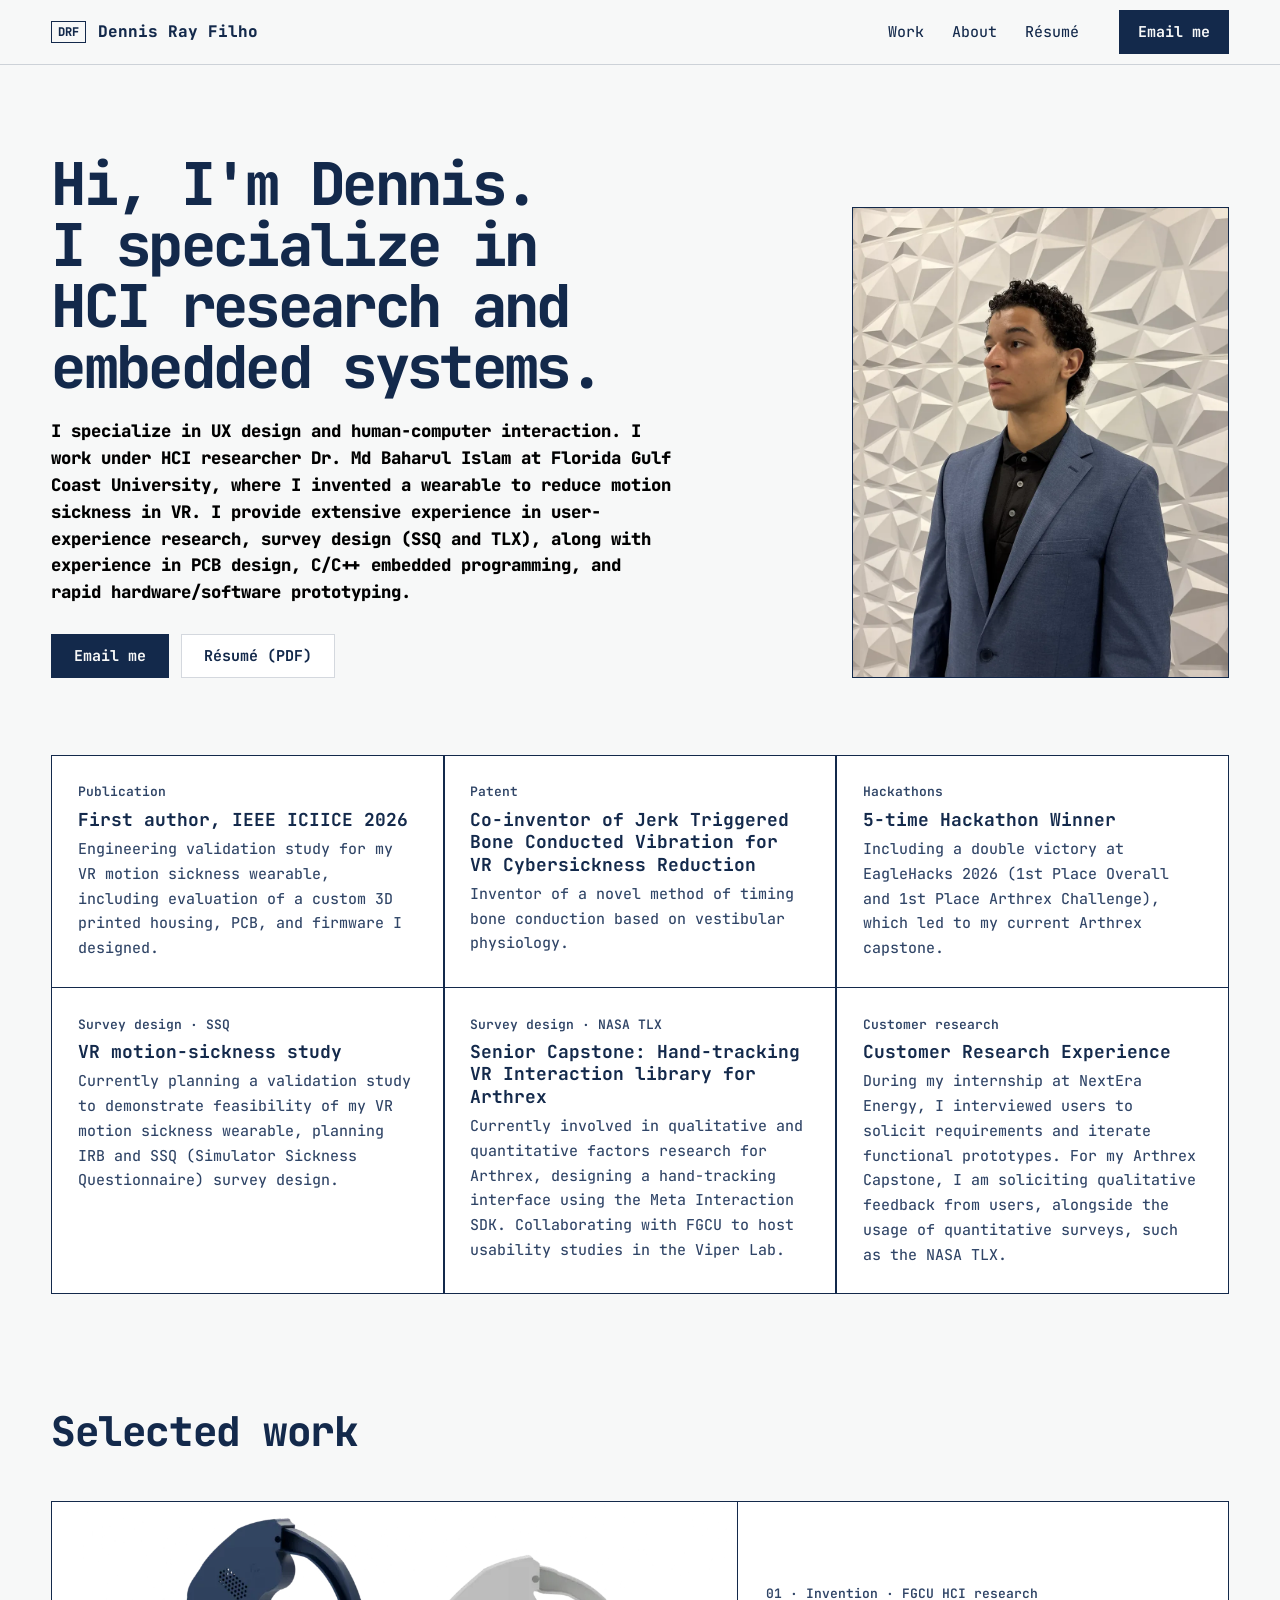
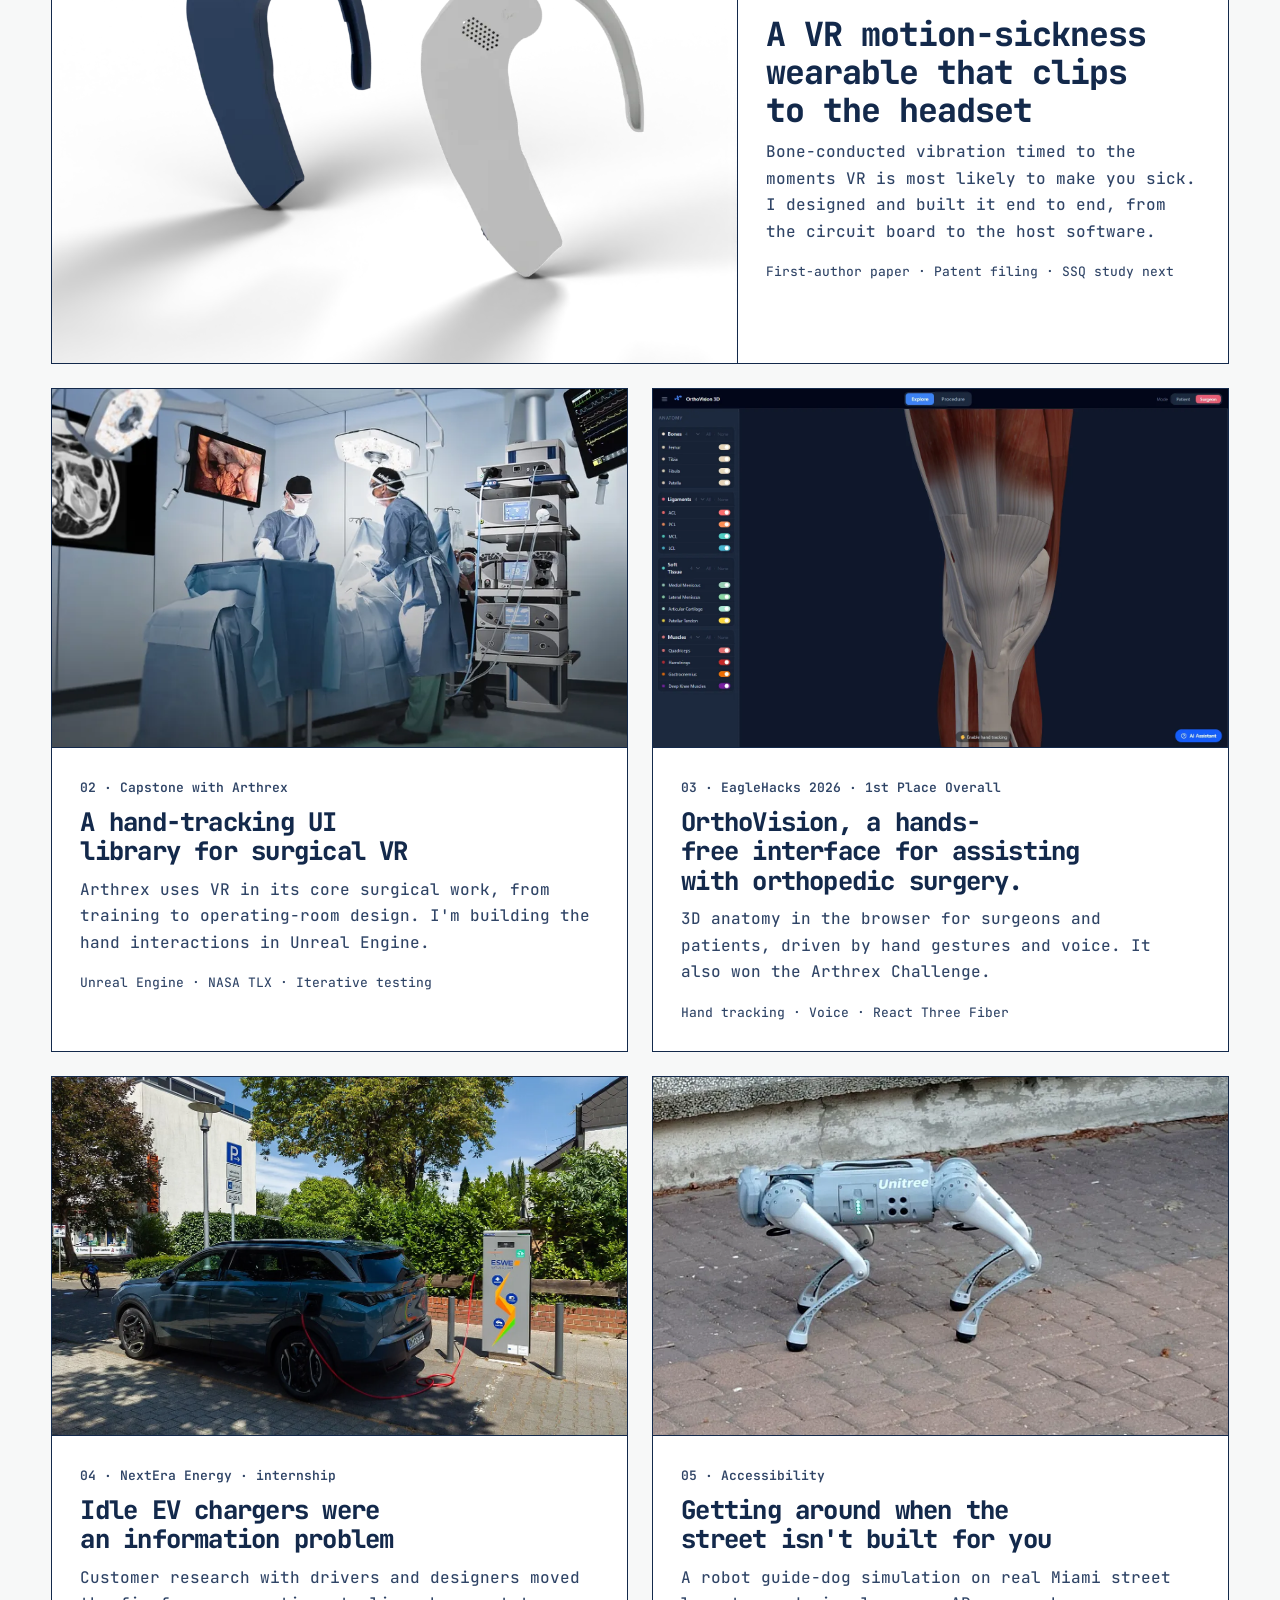
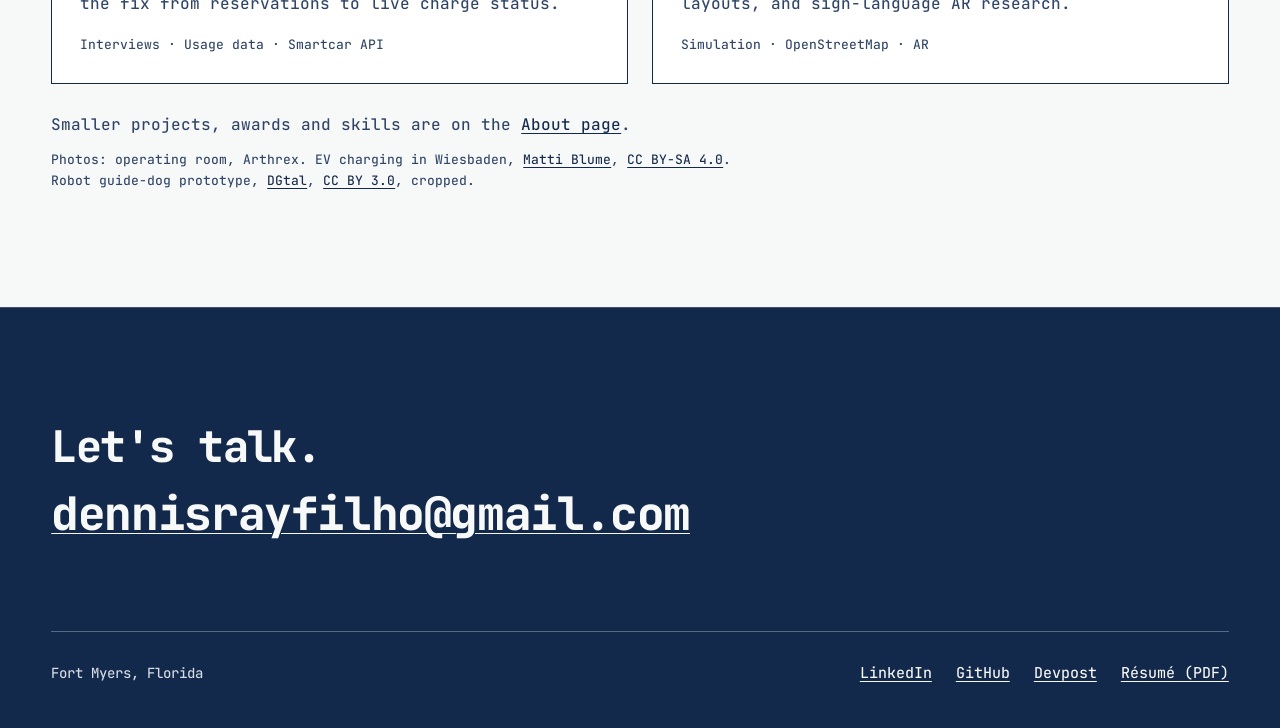
<file: index.html>
<!doctype html>
<html lang="en">
<head>
<meta charset="utf-8">
<meta name="viewport" content="width=device-width, initial-scale=1, viewport-fit=cover">
<title>Dennis Ray Filho · UX design and HCI</title>
<meta name="description" content="Dennis Ray Filho specializes in UX design and human-computer interaction: a patent-pending VR motion-sickness wearable, a hand-tracking UI library for Arthrex, and the research behind them.">
<meta property="og:title" content="Dennis Ray Filho · Portfolio">
<meta property="og:description" content="UX design and human-computer interaction: a patent-pending VR motion-sickness wearable, a hand-tracking UI library for Arthrex, and the research behind them.">
<meta property="og:image" content="https://dennisr7.github.io/assets/img/og.jpg">
<meta name="theme-color" content="#f7f8f8">
<link rel="icon" href="assets/img/favicon.svg" type="image/svg+xml">
<link rel="preconnect" href="https://fonts.googleapis.com">
<link rel="preconnect" href="https://fonts.gstatic.com" crossorigin>
<link href="https://fonts.googleapis.com/css2?family=JetBrains+Mono:wght@400..800&display=swap" rel="stylesheet">
<link rel="stylesheet" href="assets/site.css">
</head>
<body>
<a class="skip" href="#main">Skip to content</a>

<header class="nav">
  <div class="wrap nav__bar">
    <a class="nav__name" href="index.html" aria-current="page"><span class="mark" aria-hidden="true">DRF</span><span>Dennis Ray Filho</span></a>
    <nav aria-label="Main">
      <ul class="nav__links">
        <li><a href="#work">Work</a></li>
        <li><a href="about.html">About</a></li>
        <li class="opt"><a href="assets/Dennis_Ray_Filho_Resume.pdf">Résumé</a></li>
      </ul>
    </nav>
    <a class="btn btn--primary nav__cta" href="mailto:dennisrayfilho@gmail.com">Email me</a>
  </div>
</header>

<main id="main">

  <!-- who I am, in one screen -->
  <section class="intro" aria-labelledby="intro-h">
    <div class="wrap grid intro__grid">
      <div class="span-7 stack intro__text">
        <h1 id="intro-h">Hi, I'm Dennis. I specialize in HCI research and embedded systems.</h1>
        <p class="lead" style="font-weight: 800; color: #000000">I specialize in UX design and human-computer interaction. I work under HCI researcher Dr. Md Baharul Islam at Florida Gulf Coast University, where I invented a wearable to reduce motion sickness in VR. I provide extensive experience in user-experience research, survey design (SSQ and TLX), along with experience in PCB design, C/C++ embedded programming, and rapid hardware/software prototyping.</p>
        <div class="btn-row"><a class="btn btn--primary" href="mailto:dennisrayfilho@gmail.com">Email me</a><a class="btn btn--secondary" href="assets/Dennis_Ray_Filho_Resume.pdf">Résumé (PDF)</a></div>
      </div>
      <figure class="span-4 start-9 portrait">
        <img src="assets/img/img_3528.webp" alt="Dennis Ray Filho in a blue blazer and black shirt, looking to the side, against a white geometric wall" width="960" height="1280" fetchpriority="high">
      </figure>
    </div>
    <div class="wrap">
      <ul class="facts" aria-label="Highlights">
        <li><span class="t-label">Publication</span><b>First author, IEEE ICIICE 2026</b><span>Engineering validation study for my VR motion sickness wearable, including evaluation of a custom 3D printed housing, PCB, and firmware I designed.</span></li>
        <li><span class="t-label">Patent</span><b>Co-inventor of Jerk Triggered Bone Conducted Vibration for VR Cybersickness Reduction</b><span>Inventor of a novel method of timing bone conduction based on vestibular physiology.</span></li>
        <li><span class="t-label">Hackathons</span><b>5-time Hackathon Winner</b><span>Including a double victory at EagleHacks 2026 (1st Place Overall and 1st Place Arthrex Challenge), which led to my current Arthrex capstone.</span></li>
        <li><span class="t-label">Survey design · SSQ</span><b>VR motion-sickness study</b><span>Currently planning a validation study to demonstrate feasibility of my VR motion sickness wearable, planning IRB and SSQ (Simulator Sickness Questionnaire) survey design.</span></li>
        <li><span class="t-label">Survey design · NASA TLX</span><b>Senior Capstone: Hand-tracking VR Interaction library for Arthrex</b><span>Currently involved in qualitative and quantitative factors research for Arthrex, designing a hand-tracking interface using the Meta Interaction SDK. Collaborating with FGCU to host usability studies in the Viper Lab.</span></li>
        <li><span class="t-label">Customer research</span><b>Customer Research Experience</b><span>During my internship at NextEra Energy, I interviewed users to solicit requirements and iterate functional prototypes. For my Arthrex Capstone, I am soliciting qualitative feedback from users, alongside the usage of quantitative surveys, such as the NASA TLX.</span></li>
      </ul>
    </div>
  </section>

  <!-- the work: one card per project, each opens its own page -->
  <section class="section" id="work" aria-labelledby="work-h">
    <div class="wrap">
      <div class="section-head">
        <h2 id="work-h">Selected work</h2>
      </div>
      <div class="cards">
        <a class="card card--lead" href="work/cybersickness.html">
          <div class="card__media card__media--paper"><img src="assets/img/hook_pair_white-navy.webp" alt="" width="1080" height="1350" loading="lazy"></div>
          <div class="card__body">
            <span class="t-label">01 · Invention · FGCU HCI research</span>
            <h3>A VR motion-sickness wearable that clips to the headset</h3>
            <p>Bone-conducted vibration timed to the moments VR is most likely to make you sick. I designed and built it end to end, from the circuit board to the host software.</p>
            <span class="card__meta">First-author paper · Patent filing · SSQ study next</span>
          </div>
        </a>
        <a class="card" href="work/arthrex.html">
          <div class="card__media card__media--or"><img src="assets/img/arthrex_or.webp" alt="" width="1600" height="526" loading="lazy"></div>
          <div class="card__body">
            <span class="t-label">02 · Capstone with Arthrex</span>
            <h3>A hand-tracking UI library for surgical VR</h3>
            <p>Arthrex uses VR in its core surgical work, from training to operating-room design. I'm building the hand interactions in Unreal Engine.</p>
            <span class="card__meta">Unreal Engine · NASA TLX · Iterative testing</span>
          </div>
        </a>
        <a class="card" href="work/orthovision.html">
          <div class="card__media"><img src="assets/img/orthovision.webp" alt="" width="1600" height="1000" loading="lazy"></div>
          <div class="card__body">
            <span class="t-label">03 · EagleHacks 2026 · 1st Place Overall</span>
            <h3>OrthoVision, a hands-free interface for assisting with orthopedic surgery.</h3>
            <p>3D anatomy in the browser for surgeons and patients, driven by hand gestures and voice. It also won the Arthrex Challenge.</p>
            <span class="card__meta">Hand tracking · Voice · React Three Fiber</span>
          </div>
        </a>
        <a class="card" href="work/nextera.html">
          <div class="card__media"><img src="assets/img/ev_charging.webp" alt="" width="1280" height="959" loading="lazy"></div>
          <div class="card__body">
            <span class="t-label">04 · NextEra Energy · internship</span>
            <h3>Idle EV chargers were an information problem</h3>
            <p>Customer research with drivers and designers moved the fix from reservations to live charge status.</p>
            <span class="card__meta">Interviews · Usage data · Smartcar API</span>
          </div>
        </a>
        <a class="card" href="work/accessibility.html">
          <div class="card__media"><img src="assets/img/robot_guide_dog_card.webp" alt="" width="946" height="591" loading="lazy"></div>
          <div class="card__body">
            <span class="t-label">05 · Accessibility</span>
            <h3>Getting around when the street isn't built for you</h3>
            <p>A robot guide-dog simulation on real Miami street layouts, and sign-language AR research.</p>
            <span class="card__meta">Simulation · OpenStreetMap · AR</span>
          </div>
        </a>
      </div>
      <p class="after-cards">Smaller projects, awards and skills are on the <a href="about.html">About page</a>.</p>
      <p class="credits">Photos: operating room, Arthrex. EV charging in Wiesbaden, <a href="https://commons.wikimedia.org/wiki/File:Vehicle_charging_station,_Wiesbaden_(LRM_20250705_151148).jpg">Matti Blume</a>, <a href="https://creativecommons.org/licenses/by-sa/4.0/">CC BY-SA 4.0</a>. Robot guide-dog prototype, <a href="https://commons.wikimedia.org/wiki/File:Robotic_Guide_Dog_prototype.jpg">DGtal</a>, <a href="https://creativecommons.org/licenses/by/3.0/">CC BY 3.0</a>, cropped.</p>
    </div>
  </section>
</main>

<footer class="foot" id="contact" aria-labelledby="contact-h">
  <div class="wrap">
    <h2 id="contact-h" class="foot__h">Let's talk.</h2>
    <a class="foot__mail" href="mailto:dennisrayfilho@gmail.com">dennisrayfilho@gmail.com</a>
    <div class="foot__row">
      <p>Fort Myers, Florida</p>
      <ul>
        <li><a href="https://www.linkedin.com/in/dennis-ray-filho-09258727b">LinkedIn</a></li>
        <li><a href="https://github.com/dennisr7">GitHub</a></li>
        <li><a href="https://devpost.com/dennisr7">Devpost</a></li>
        <li><a href="assets/Dennis_Ray_Filho_Resume.pdf">Résumé (PDF)</a></li>
      </ul>
    </div>
  </div>
</footer>
</body>
</html>
</file>
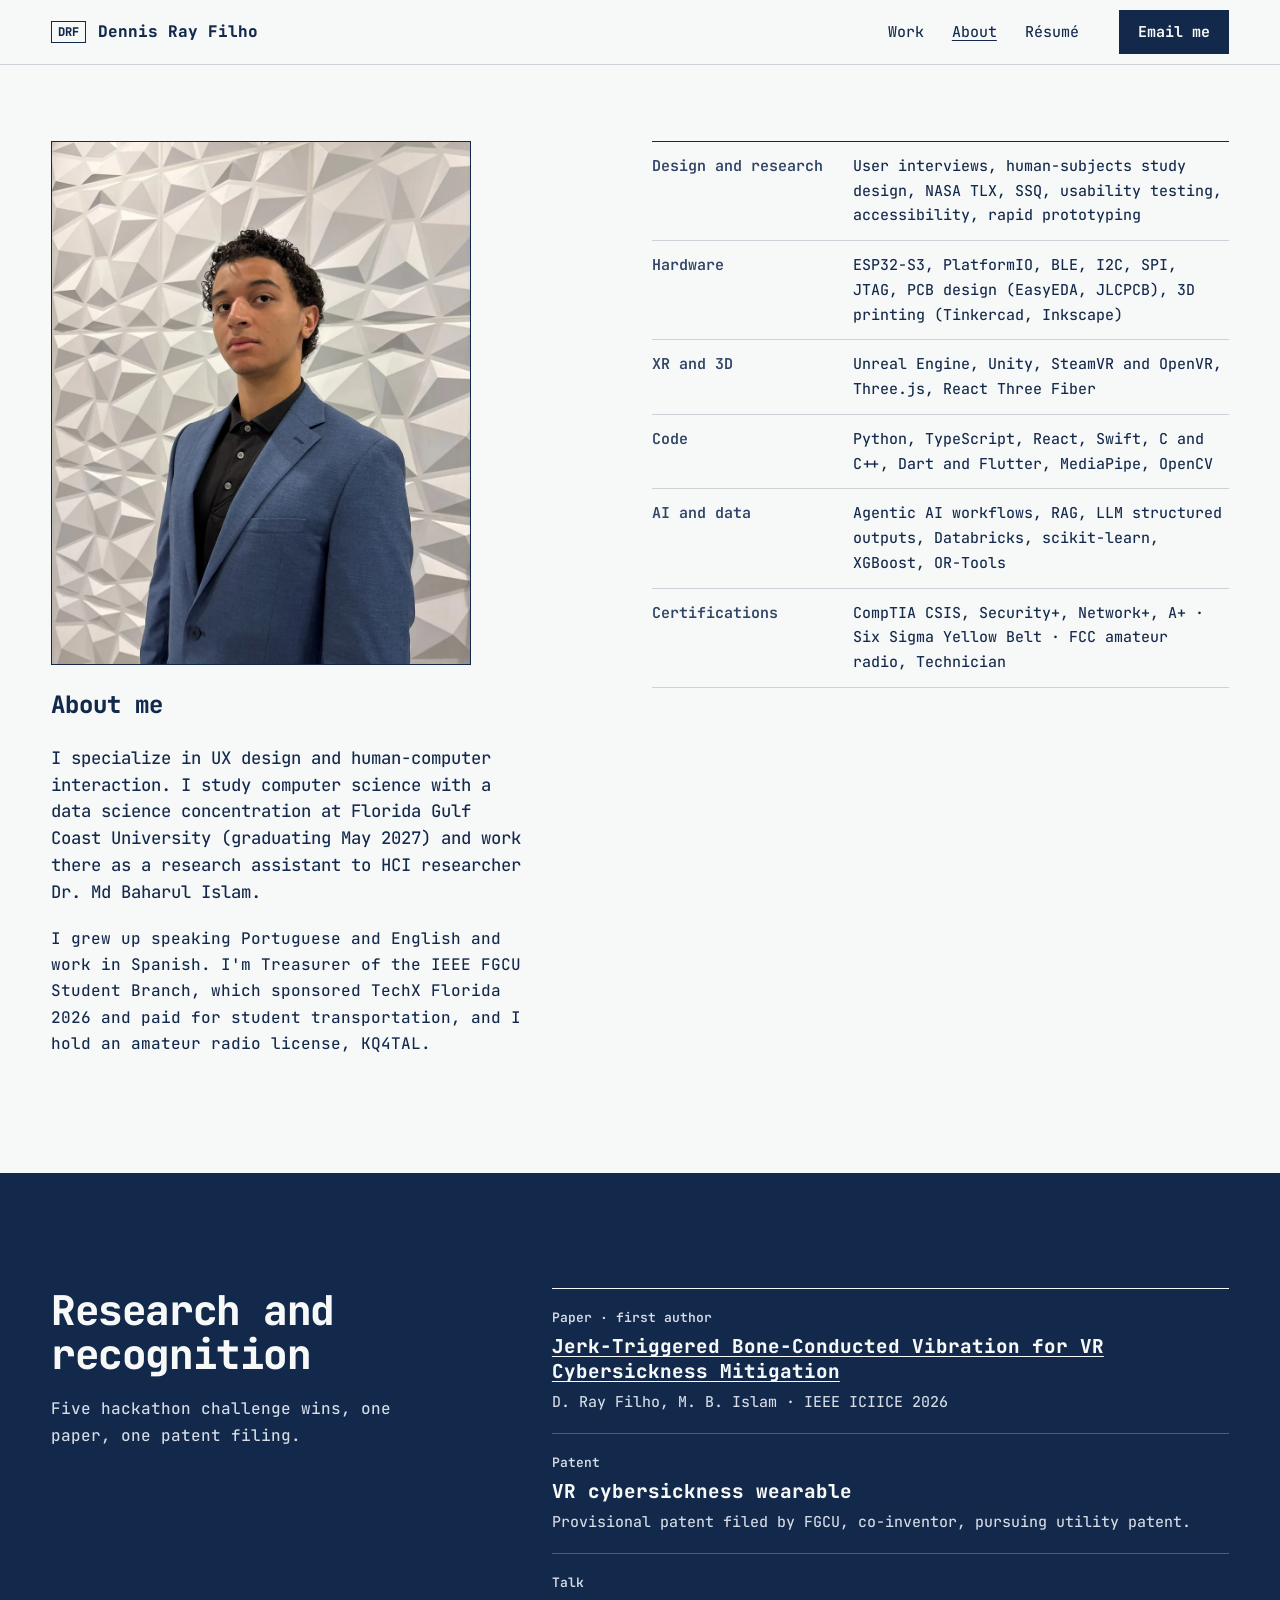
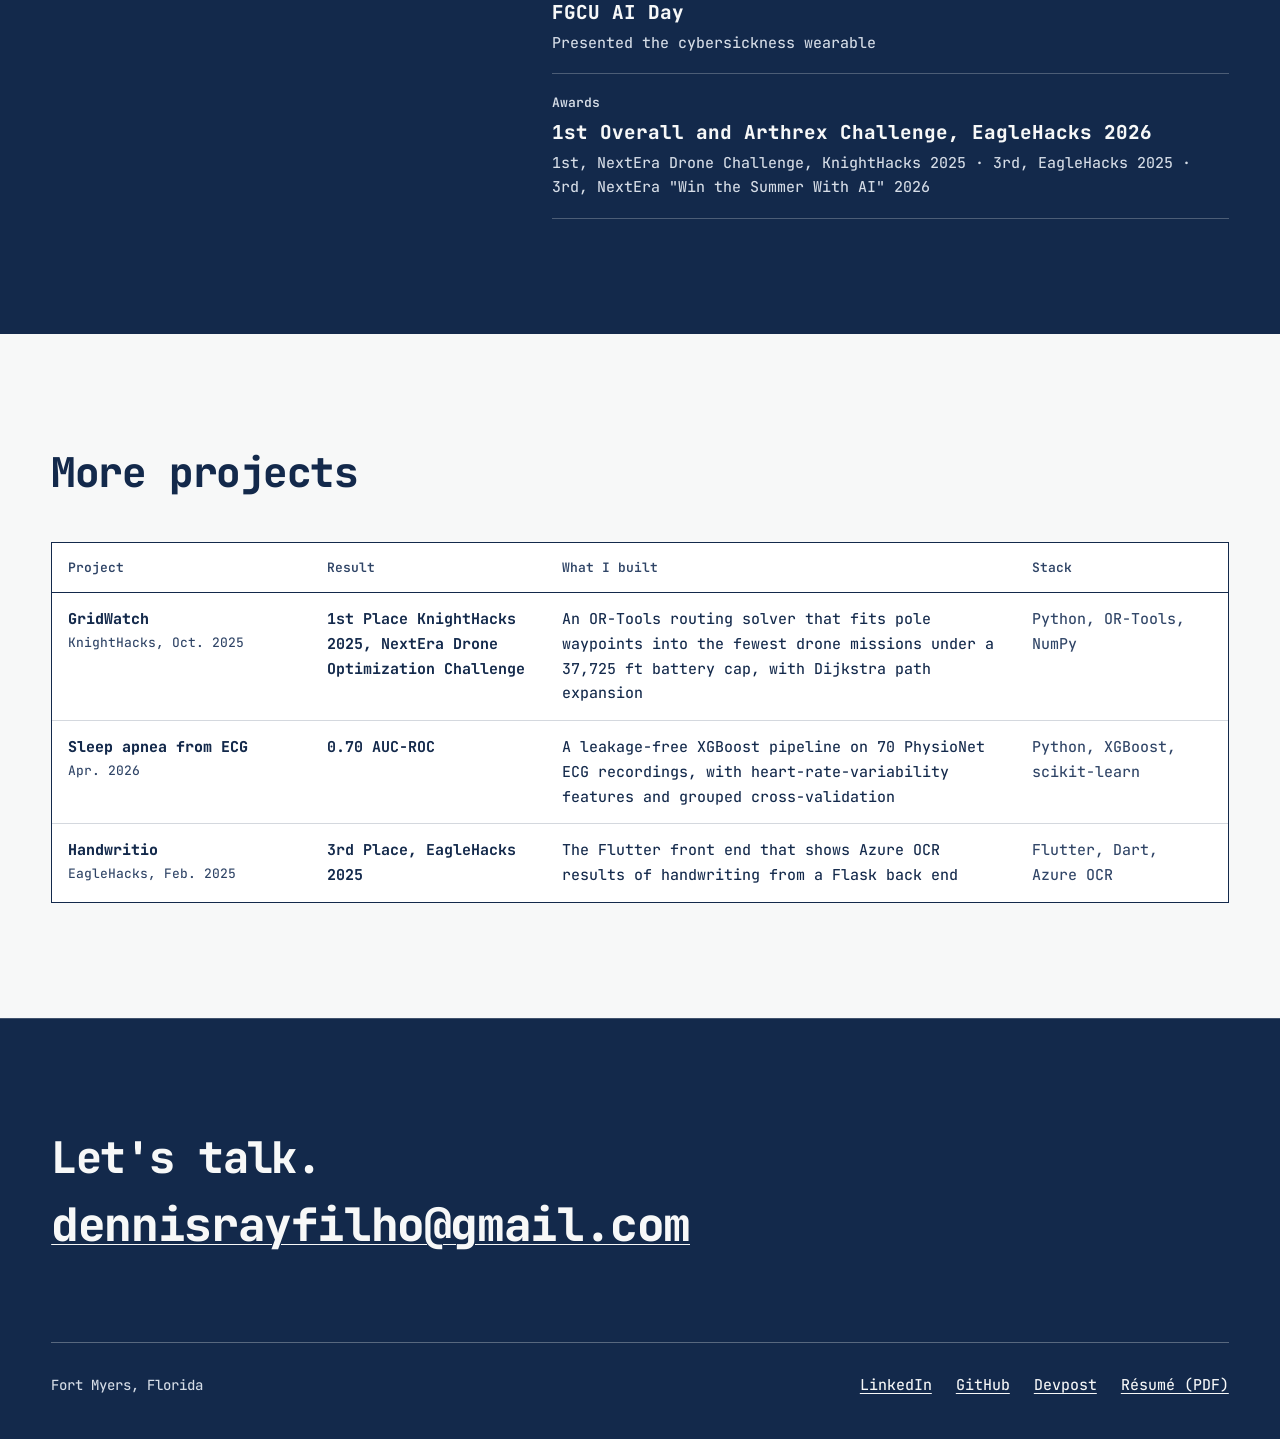
<file: about.html>
<!doctype html>
<html lang="en">
<head>
<meta charset="utf-8">
<meta name="viewport" content="width=device-width, initial-scale=1, viewport-fit=cover">
<title>About · Dennis Ray Filho</title>
<meta name="description" content="Dennis Ray Filho: UX design and human-computer interaction, research, awards, skills and smaller projects.">
<meta property="og:title" content="About · Dennis Ray Filho">
<meta property="og:description" content="Dennis Ray Filho: UX design and human-computer interaction, research, awards, skills and smaller projects.">
<meta property="og:image" content="https://dennisr7.github.io/assets/img/og.jpg">
<meta name="theme-color" content="#f7f8f8">
<link rel="icon" href="assets/img/favicon.svg" type="image/svg+xml">
<link rel="preconnect" href="https://fonts.googleapis.com">
<link rel="preconnect" href="https://fonts.gstatic.com" crossorigin>
<link href="https://fonts.googleapis.com/css2?family=JetBrains+Mono:wght@400..800&display=swap" rel="stylesheet">
<link rel="stylesheet" href="assets/site.css">
<script>document.documentElement.classList.add('js')</script>
</head>
<body>
<a class="skip" href="#main">Skip to content</a>

<header class="nav">
  <div class="wrap nav__bar">
    <a class="nav__name" href="index.html"><span class="mark" aria-hidden="true">DRF</span><span>Dennis Ray Filho</span></a>
    <nav aria-label="Main">
      <ul class="nav__links">
        <li><a href="index.html#work">Work</a></li>
        <li><a href="about.html" aria-current="page">About</a></li>
        <li class="opt"><a href="assets/Dennis_Ray_Filho_Resume.pdf">Résumé</a></li>
      </ul>
    </nav>
    <a class="btn btn--primary nav__cta" href="mailto:dennisrayfilho@gmail.com">Email me</a>
  </div>
</header>

<main id="main">
  <!-- about -->
  <section class="section page-top" id="about" aria-labelledby="about-h">
    <div class="wrap grid">
      <div class="span-5 stack">
        <figure class="about-photo"><img src="assets/img/headshot_portrait.webp" alt="Dennis Ray Filho in a blue blazer and black shirt, against a white geometric wall" width="960" height="1200"></figure>
        <h1 id="about-h">About me</h1>
        <p class="lead">I specialize in UX design and human-computer interaction. I study computer science with a data science concentration at Florida Gulf Coast University (graduating May 2027) and work there as a research assistant to HCI researcher Dr. Md Baharul Islam.</p>
        <p>I grew up speaking Portuguese and English and work in Spanish. I'm Treasurer of the IEEE FGCU Student Branch, which sponsored TechX Florida 2026 and paid for student transportation, and I hold an amateur radio license, KQ4TAL.</p>
      </div>
      <ul class="span-6 start-7 rows rows--long" aria-label="Skills">
        <li><span>Design and research</span><span>User interviews, human-subjects study design, NASA TLX, SSQ, usability testing, accessibility, rapid prototyping</span></li>
        <li><span>Hardware</span><span>ESP32-S3, PlatformIO, BLE, I2C, SPI, JTAG, PCB design (EasyEDA, JLCPCB), 3D printing (Tinkercad, Inkscape)</span></li>
        <li><span>XR and 3D</span><span>Unreal Engine, Unity, SteamVR and OpenVR, Three.js, React Three Fiber</span></li>
        <li><span>Code</span><span>Python, TypeScript, React, Swift, C and C++, Dart and Flutter, MediaPipe, OpenCV</span></li>
        <li><span>AI and data</span><span>Agentic AI workflows, RAG, LLM structured outputs, Databricks, scikit-learn, XGBoost, OR-Tools</span></li>
        <li><span>Certifications</span><span>CompTIA CSIS, Security+, Network+, A+ · Six Sigma Yellow Belt · FCC amateur radio, Technician</span></li>
      </ul>
    </div>
  </section>

  <!-- research and recognition -->
  <section class="section band" id="research" aria-labelledby="research-h">
    <div class="wrap grid">
      <div class="span-4 stack">
        <h2 id="research-h">Research and recognition</h2>
        <p>Five hackathon challenge wins, one paper, one patent filing.</p>
      </div>
      <ul class="span-7 start-6 pubs">
        <li><span class="t-label">Paper · first author</span><a href="https://doi.org/10.1109/ICIICE69672.2026.11565340">Jerk-Triggered Bone-Conducted Vibration for VR Cybersickness Mitigation</a><span>D. Ray Filho, M. B. Islam · IEEE ICIICE 2026</span></li>
        <li><span class="t-label">Patent</span><b>VR cybersickness wearable</b><span>Provisional patent filed by FGCU, co-inventor, pursuing utility patent.</span></li>
        <li><span class="t-label">Talk</span><b>FGCU AI Day</b><span>Presented the cybersickness wearable</span></li>
        <li><span class="t-label">Awards</span><b>1st Overall and Arthrex Challenge, EagleHacks 2026</b><span>1st, NextEra Drone Challenge, KnightHacks 2025 · 3rd, EagleHacks 2025 · 3rd, NextEra "Win the Summer With AI" 2026</span></li>
      </ul>
    </div>
  </section>

  <!-- more work: a table, because these are facts to scan -->
  <section class="section" id="more" aria-labelledby="more-h">
    <div class="wrap">
      <div class="section-head"><h2 id="more-h">More projects</h2></div>
      <div class="table-wrap">
        <table class="projects">
          <thead><tr><th scope="col">Project</th><th scope="col">Result</th><th scope="col">What I built</th><th scope="col">Stack</th></tr></thead>
          <tbody>
            <tr><th scope="row">GridWatch<small>KnightHacks, Oct. 2025</small></th><td>1st Place KnightHacks 2025, NextEra Drone Optimization Challenge</td><td>An OR-Tools routing solver that fits pole waypoints into the fewest drone missions under a 37,725 ft battery cap, with Dijkstra path expansion</td><td>Python, OR-Tools, NumPy</td></tr>
            <tr><th scope="row">Sleep apnea from ECG<small>Apr. 2026</small></th><td>0.70 AUC-ROC</td><td>A leakage-free XGBoost pipeline on 70 PhysioNet ECG recordings, with heart-rate-variability features and grouped cross-validation</td><td>Python, XGBoost, scikit-learn</td></tr>
            <tr><th scope="row">Handwritio<small>EagleHacks, Feb. 2025</small></th><td>3rd Place, EagleHacks 2025</td><td>The Flutter front end that shows Azure OCR results of handwriting from a Flask back end</td><td>Flutter, Dart, Azure OCR</td></tr>
          </tbody>
        </table>
      </div>
    </div>
  </section>
</main>

<footer class="foot" id="contact" aria-labelledby="contact-h">
  <div class="wrap">
    <h2 id="contact-h" class="foot__h">Let's talk.</h2>
    <a class="foot__mail" href="mailto:dennisrayfilho@gmail.com">dennisrayfilho@gmail.com</a>
    <div class="foot__row">
      <p>Fort Myers, Florida</p>
      <ul>
        <li><a href="https://www.linkedin.com/in/dennis-ray-filho-09258727b">LinkedIn</a></li>
        <li><a href="https://github.com/dennisr7">GitHub</a></li>
        <li><a href="https://devpost.com/dennisr7">Devpost</a></li>
        <li><a href="assets/Dennis_Ray_Filho_Resume.pdf">Résumé (PDF)</a></li>
      </ul>
    </div>
  </div>
</footer>
</body>
</html>
</file>
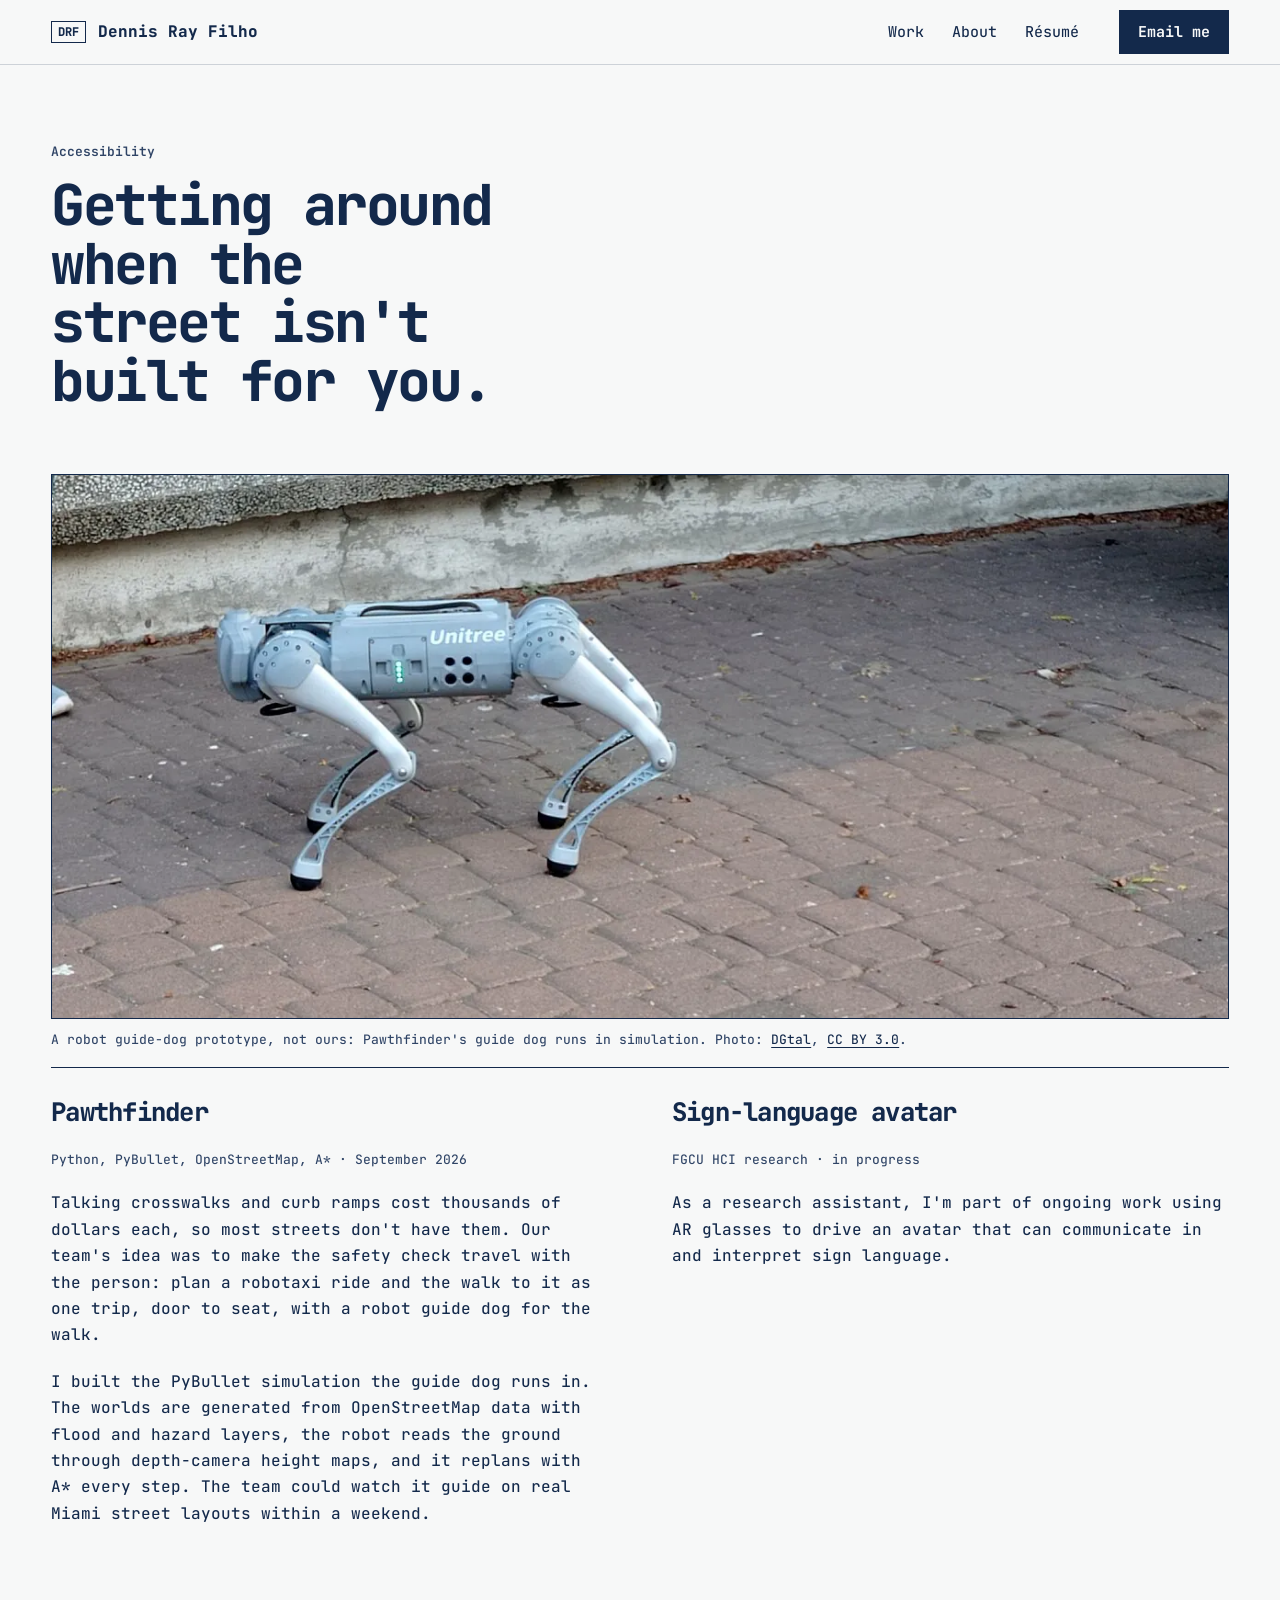
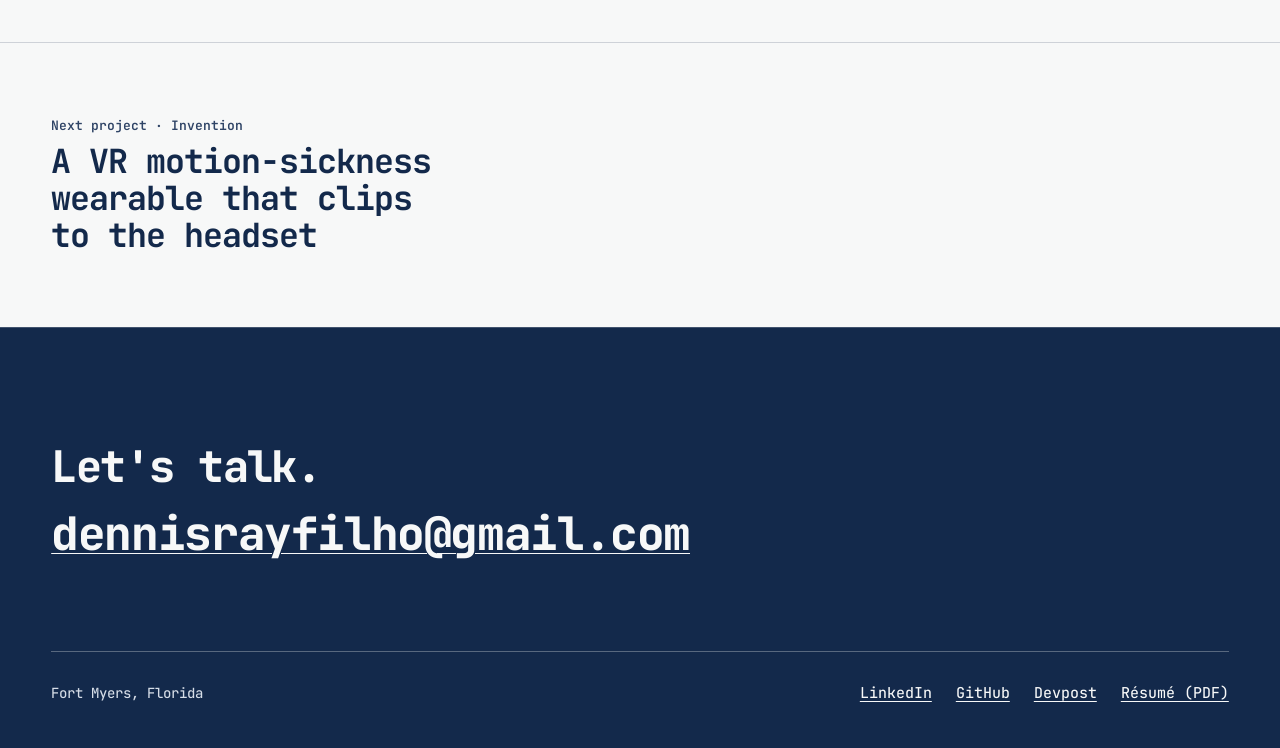
<file: work/accessibility.html>
<!doctype html>
<html lang="en">
<head>
<meta charset="utf-8">
<meta name="viewport" content="width=device-width, initial-scale=1, viewport-fit=cover">
<title>Accessibility projects · Dennis Ray Filho</title>
<meta name="description" content="Pawthfinder, a robot guide-dog simulation on real street layouts, and sign-language AR research at FGCU.">
<meta property="og:title" content="Accessibility projects · Dennis Ray Filho">
<meta property="og:description" content="Pawthfinder, a robot guide-dog simulation on real street layouts, and sign-language AR research at FGCU.">
<meta property="og:image" content="https://dennisr7.github.io/assets/img/og.jpg">
<meta name="theme-color" content="#f7f8f8">
<link rel="icon" href="../assets/img/favicon.svg" type="image/svg+xml">
<link rel="preconnect" href="https://fonts.googleapis.com">
<link rel="preconnect" href="https://fonts.gstatic.com" crossorigin>
<link href="https://fonts.googleapis.com/css2?family=JetBrains+Mono:wght@400..800&display=swap" rel="stylesheet">
<link rel="stylesheet" href="../assets/site.css">
<script>document.documentElement.classList.add('js')</script>
</head>
<body>
<a class="skip" href="#main">Skip to content</a>

<header class="nav">
  <div class="wrap nav__bar">
    <a class="nav__name" href="../index.html"><span class="mark" aria-hidden="true">DRF</span><span>Dennis Ray Filho</span></a>
    <nav aria-label="Main">
      <ul class="nav__links">
        <li><a href="../index.html#work">Work</a></li>
        <li><a href="../about.html">About</a></li>
        <li class="opt"><a href="../assets/Dennis_Ray_Filho_Resume.pdf">Résumé</a></li>
      </ul>
    </nav>
    <a class="btn btn--primary nav__cta" href="mailto:dennisrayfilho@gmail.com">Email me</a>
  </div>
</header>

<main id="main">
  <!-- 04 -->
  <article class="case page-top" id="access" aria-labelledby="c4-h">
    <div class="wrap">
      <header class="case__head grid">
        <div class="span-6">
          <span class="t-label">Accessibility</span>
          <h1 id="c4-h">Getting around when the street isn't built for you.</h1>
        </div>
      </header>
      <figure class="hero-fig">
        <img src="../assets/img/robot_guide_dog.webp" alt="A grey four-legged robot dog standing on brick paving beside a curb" width="1280" height="591">
        <figcaption>A robot guide-dog prototype, not ours: Pawthfinder's guide dog runs in simulation. Photo: <a href="https://commons.wikimedia.org/wiki/File:Robotic_Guide_Dog_prototype.jpg">DGtal</a>, <a href="https://creativecommons.org/licenses/by/3.0/">CC BY 3.0</a>.</figcaption>
      </figure>
      <div class="pair">
        <div class="stack">
          <h3>Pawthfinder</h3>
          <p class="meta">Python, PyBullet, OpenStreetMap, A* · September 2026</p>
          <p>Talking crosswalks and curb ramps cost thousands of dollars each, so most streets don't have them. Our team's idea was to make the safety check travel with the person: plan a robotaxi ride and the walk to it as one trip, door to seat, with a robot guide dog for the walk.</p>
          <p>I built the PyBullet simulation the guide dog runs in. The worlds are generated from OpenStreetMap data with flood and hazard layers, the robot reads the ground through depth-camera height maps, and it replans with A* every step. The team could watch it guide on real Miami street layouts within a weekend.</p>
        </div>
        <div class="stack">
          <h3>Sign-language avatar</h3>
          <p class="meta">FGCU HCI research · in progress</p>
          <p>As a research assistant, I'm part of ongoing work using AR glasses to drive an avatar that can communicate in and interpret sign language.</p>
        </div>
      </div>
    </div>
  </article>
  <nav class="next" aria-label="Next project">
    <div class="wrap"><a href="cybersickness.html"><span class="t-label">Next project · Invention</span><b>A VR motion-sickness wearable that clips to the headset</b></a></div>
  </nav>
</main>

<footer class="foot" id="contact" aria-labelledby="contact-h">
  <div class="wrap">
    <h2 id="contact-h" class="foot__h">Let's talk.</h2>
    <a class="foot__mail" href="mailto:dennisrayfilho@gmail.com">dennisrayfilho@gmail.com</a>
    <div class="foot__row">
      <p>Fort Myers, Florida</p>
      <ul>
        <li><a href="https://www.linkedin.com/in/dennis-ray-filho-09258727b">LinkedIn</a></li>
        <li><a href="https://github.com/dennisr7">GitHub</a></li>
        <li><a href="https://devpost.com/dennisr7">Devpost</a></li>
        <li><a href="../assets/Dennis_Ray_Filho_Resume.pdf">Résumé (PDF)</a></li>
      </ul>
    </div>
  </div>
</footer>
</body>
</html>
</file>
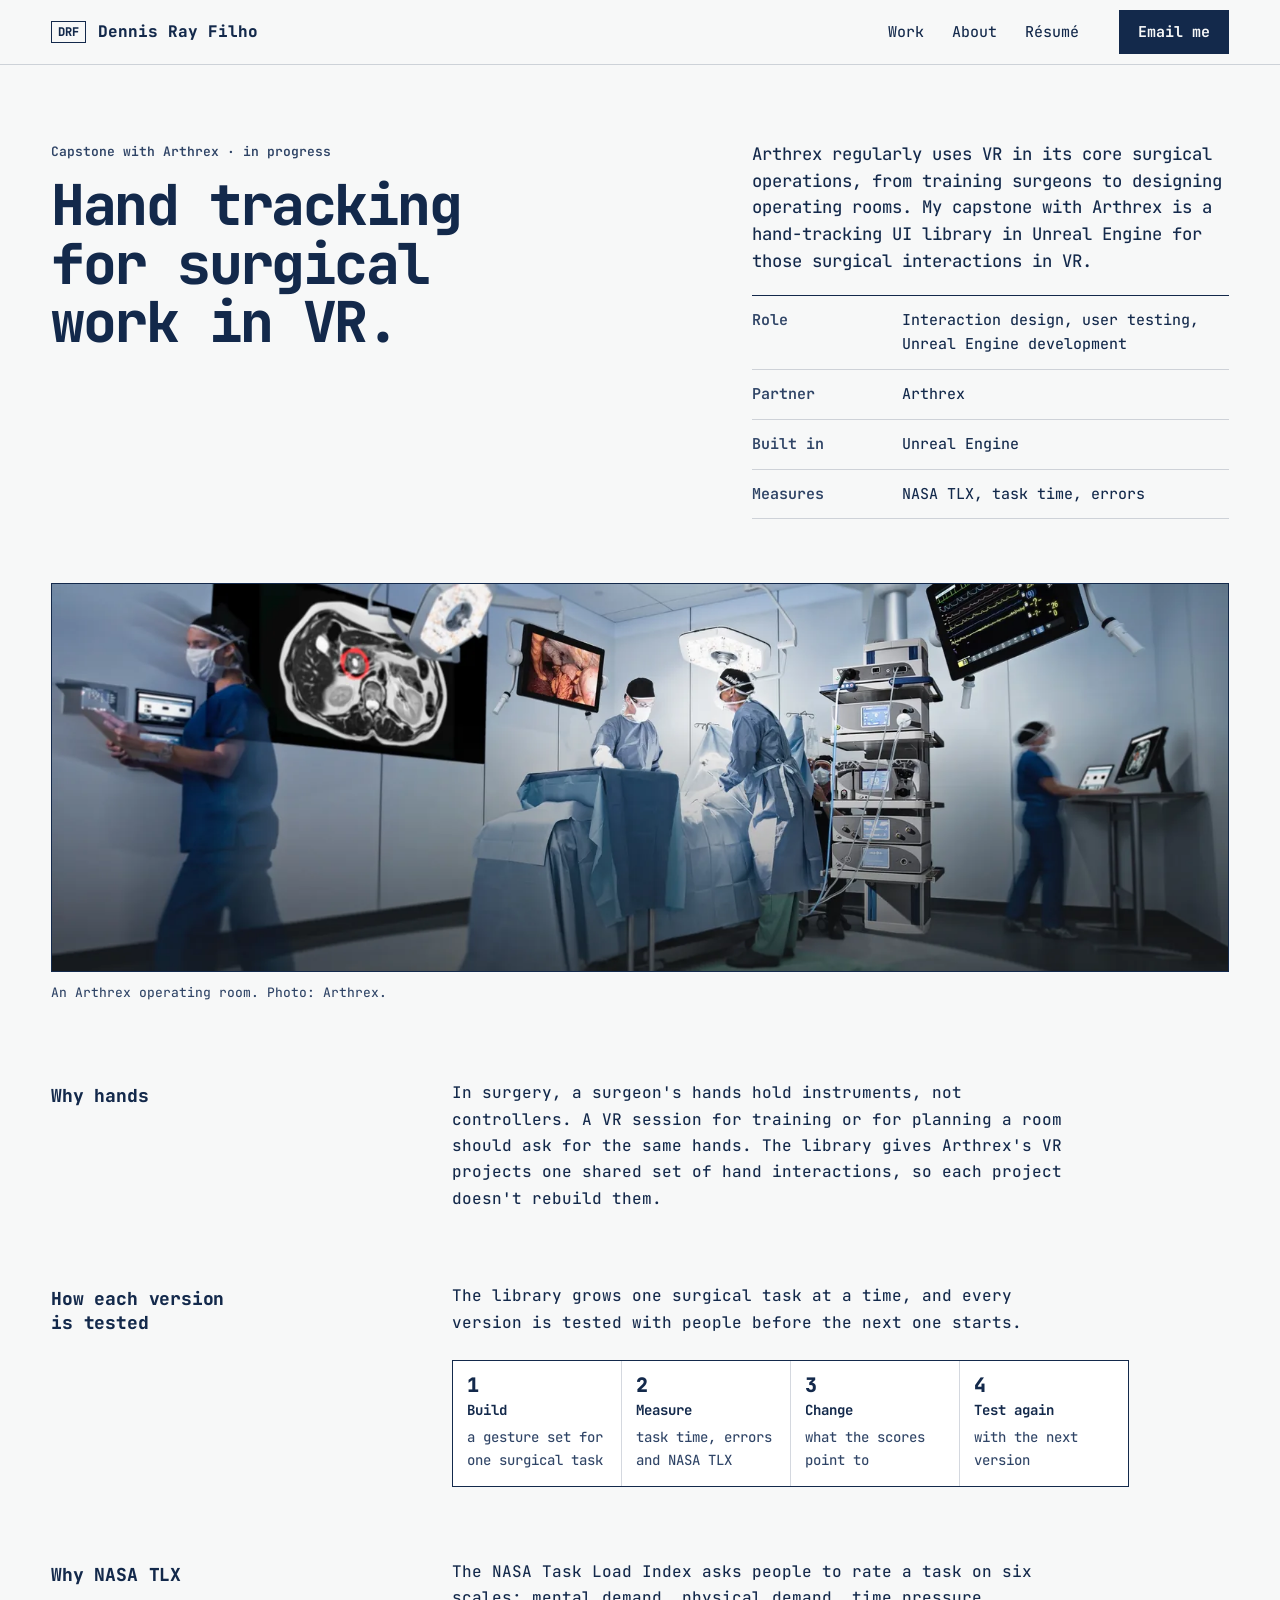
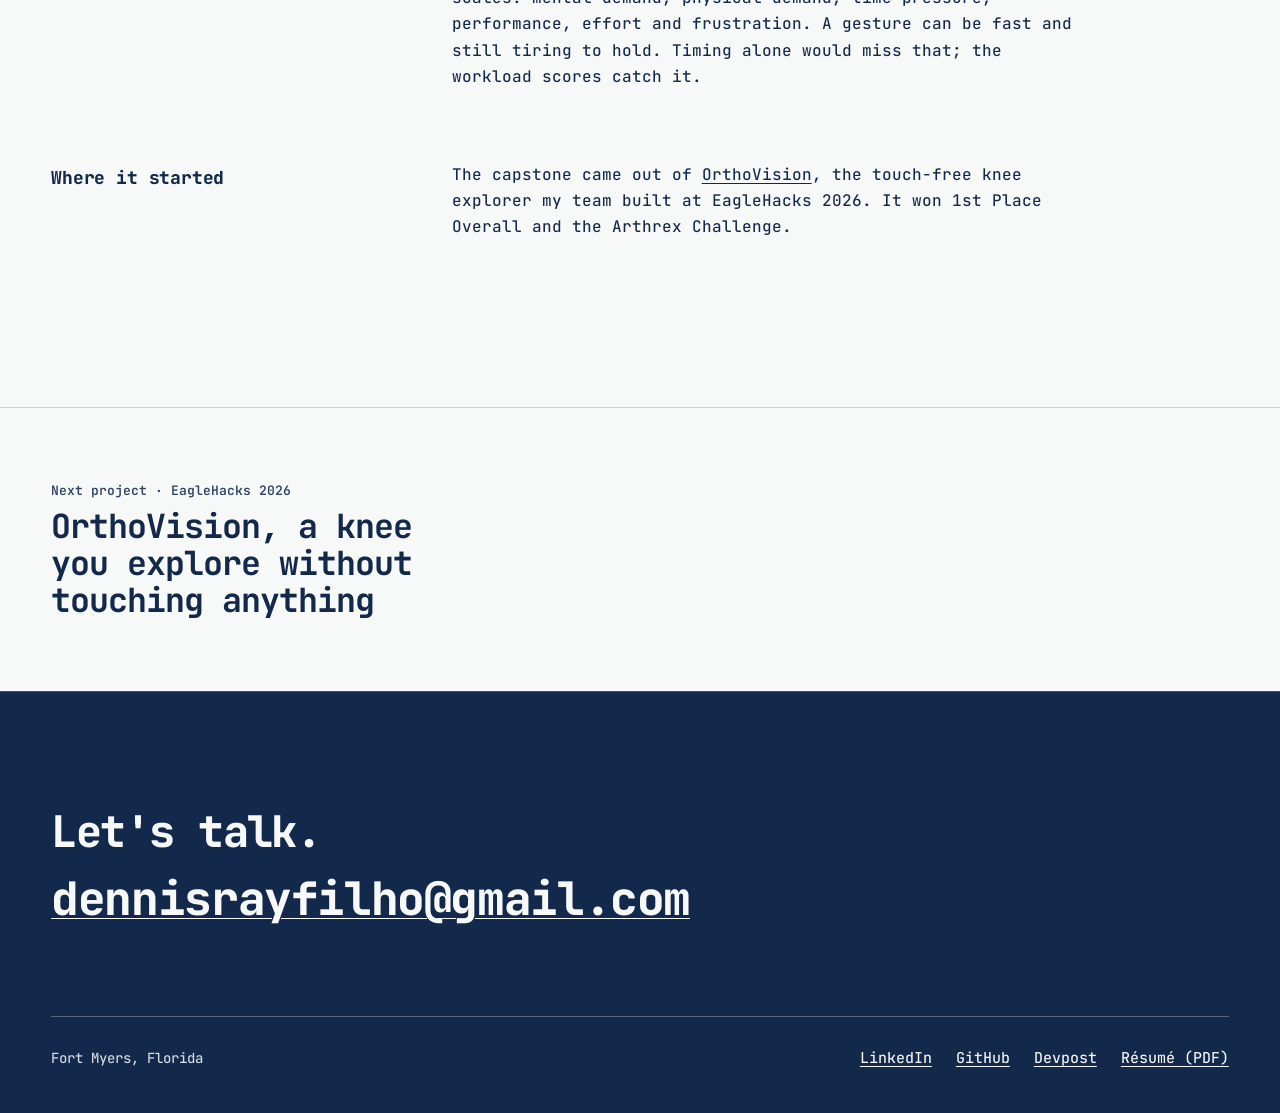
<file: work/arthrex.html>
<!doctype html>
<html lang="en">
<head>
<meta charset="utf-8">
<meta name="viewport" content="width=device-width, initial-scale=1, viewport-fit=cover">
<title>Hand-tracking UI library for Arthrex · Dennis Ray Filho</title>
<meta name="description" content="A hand-tracking UI library in Unreal Engine for surgical interactions in VR, built as a capstone with Arthrex and refined with NASA TLX.">
<meta property="og:title" content="Hand-tracking UI library for Arthrex · Dennis Ray Filho">
<meta property="og:description" content="A hand-tracking UI library in Unreal Engine for surgical interactions in VR, built as a capstone with Arthrex and refined with NASA TLX.">
<meta property="og:image" content="https://dennisr7.github.io/assets/img/og.jpg">
<meta name="theme-color" content="#f7f8f8">
<link rel="icon" href="../assets/img/favicon.svg" type="image/svg+xml">
<link rel="preconnect" href="https://fonts.googleapis.com">
<link rel="preconnect" href="https://fonts.gstatic.com" crossorigin>
<link href="https://fonts.googleapis.com/css2?family=JetBrains+Mono:wght@400..800&display=swap" rel="stylesheet">
<link rel="stylesheet" href="../assets/site.css">
<script>document.documentElement.classList.add('js')</script>
</head>
<body>
<a class="skip" href="#main">Skip to content</a>

<header class="nav">
  <div class="wrap nav__bar">
    <a class="nav__name" href="../index.html"><span class="mark" aria-hidden="true">DRF</span><span>Dennis Ray Filho</span></a>
    <nav aria-label="Main">
      <ul class="nav__links">
        <li><a href="../index.html#work">Work</a></li>
        <li><a href="../about.html">About</a></li>
        <li class="opt"><a href="../assets/Dennis_Ray_Filho_Resume.pdf">Résumé</a></li>
      </ul>
    </nav>
    <a class="btn btn--primary nav__cta" href="mailto:dennisrayfilho@gmail.com">Email me</a>
  </div>
</header>

<main id="main">
  <article class="case page-top" aria-labelledby="ar-h">
    <div class="wrap">
      <header class="case__head grid">
        <div class="span-6">
          <span class="t-label">Capstone with Arthrex · in progress</span>
          <h1 id="ar-h">Hand tracking for surgical work in VR.</h1>
        </div>
        <div class="span-5 start-8 stack">
          <p class="lead">Arthrex regularly uses VR in its core surgical operations, from training surgeons to designing operating rooms. My capstone with Arthrex is a hand-tracking UI library in Unreal Engine for those surgical interactions in VR.</p>
          <ul class="rows">
            <li><span>Role</span><span>Interaction design, user testing, Unreal Engine development</span></li>
            <li><span>Partner</span><span>Arthrex</span></li>
            <li><span>Built in</span><span>Unreal Engine</span></li>
            <li><span>Measures</span><span>NASA TLX, task time, errors</span></li>
          </ul>
        </div>
      </header>

      <figure class="hero-fig">
        <img src="../assets/img/arthrex_or.webp" alt="An operating room: surgeons at the table under surgical lights, an MRI scan on a wall display, an equipment tower and staff at workstations" width="1600" height="526">
        <figcaption>An Arthrex operating room. Photo: Arthrex.</figcaption>
      </figure>

      <div class="body grid">
        <h3 class="span-3">Why hands</h3>
        <div class="span-7 start-5 txt">
          <p>In surgery, a surgeon's hands hold instruments, not controllers. A VR session for training or for planning a room should ask for the same hands. The library gives Arthrex's VR projects one shared set of hand interactions, so each project doesn't rebuild them.</p>
        </div>

        <h3 class="span-3">How each version is tested</h3>
        <div class="span-7 start-5 txt">
          <p>The library grows one surgical task at a time, and every version is tested with people before the next one starts.</p>
          <ol class="loop" aria-label="Test loop">
            <li><b>Build</b><span>a gesture set for one surgical task</span></li>
            <li><b>Measure</b><span>task time, errors and NASA TLX</span></li>
            <li><b>Change</b><span>what the scores point to</span></li>
            <li><b>Test again</b><span>with the next version</span></li>
          </ol>
        </div>

        <h3 class="span-3">Why NASA TLX</h3>
        <div class="span-7 start-5 txt">
          <p>The NASA Task Load Index asks people to rate a task on six scales: mental demand, physical demand, time pressure, performance, effort and frustration. A gesture can be fast and still tiring to hold. Timing alone would miss that; the workload scores catch it.</p>
        </div>

        <h3 class="span-3">Where it started</h3>
        <div class="span-7 start-5 txt">
          <p>The capstone came out of <a href="orthovision.html">OrthoVision</a>, the touch-free knee explorer my team built at EagleHacks 2026. It won 1st Place Overall and the Arthrex Challenge.</p>
        </div>
      </div>
    </div>
  </article>
  <nav class="next" aria-label="Next project">
    <div class="wrap"><a href="orthovision.html"><span class="t-label">Next project · EagleHacks 2026</span><b>OrthoVision, a knee you explore without touching anything</b></a></div>
  </nav>
</main>

<footer class="foot" id="contact" aria-labelledby="contact-h">
  <div class="wrap">
    <h2 id="contact-h" class="foot__h">Let's talk.</h2>
    <a class="foot__mail" href="mailto:dennisrayfilho@gmail.com">dennisrayfilho@gmail.com</a>
    <div class="foot__row">
      <p>Fort Myers, Florida</p>
      <ul>
        <li><a href="https://www.linkedin.com/in/dennis-ray-filho-09258727b">LinkedIn</a></li>
        <li><a href="https://github.com/dennisr7">GitHub</a></li>
        <li><a href="https://devpost.com/dennisr7">Devpost</a></li>
        <li><a href="../assets/Dennis_Ray_Filho_Resume.pdf">Résumé (PDF)</a></li>
      </ul>
    </div>
  </div>
</footer>
</body>
</html>
</file>
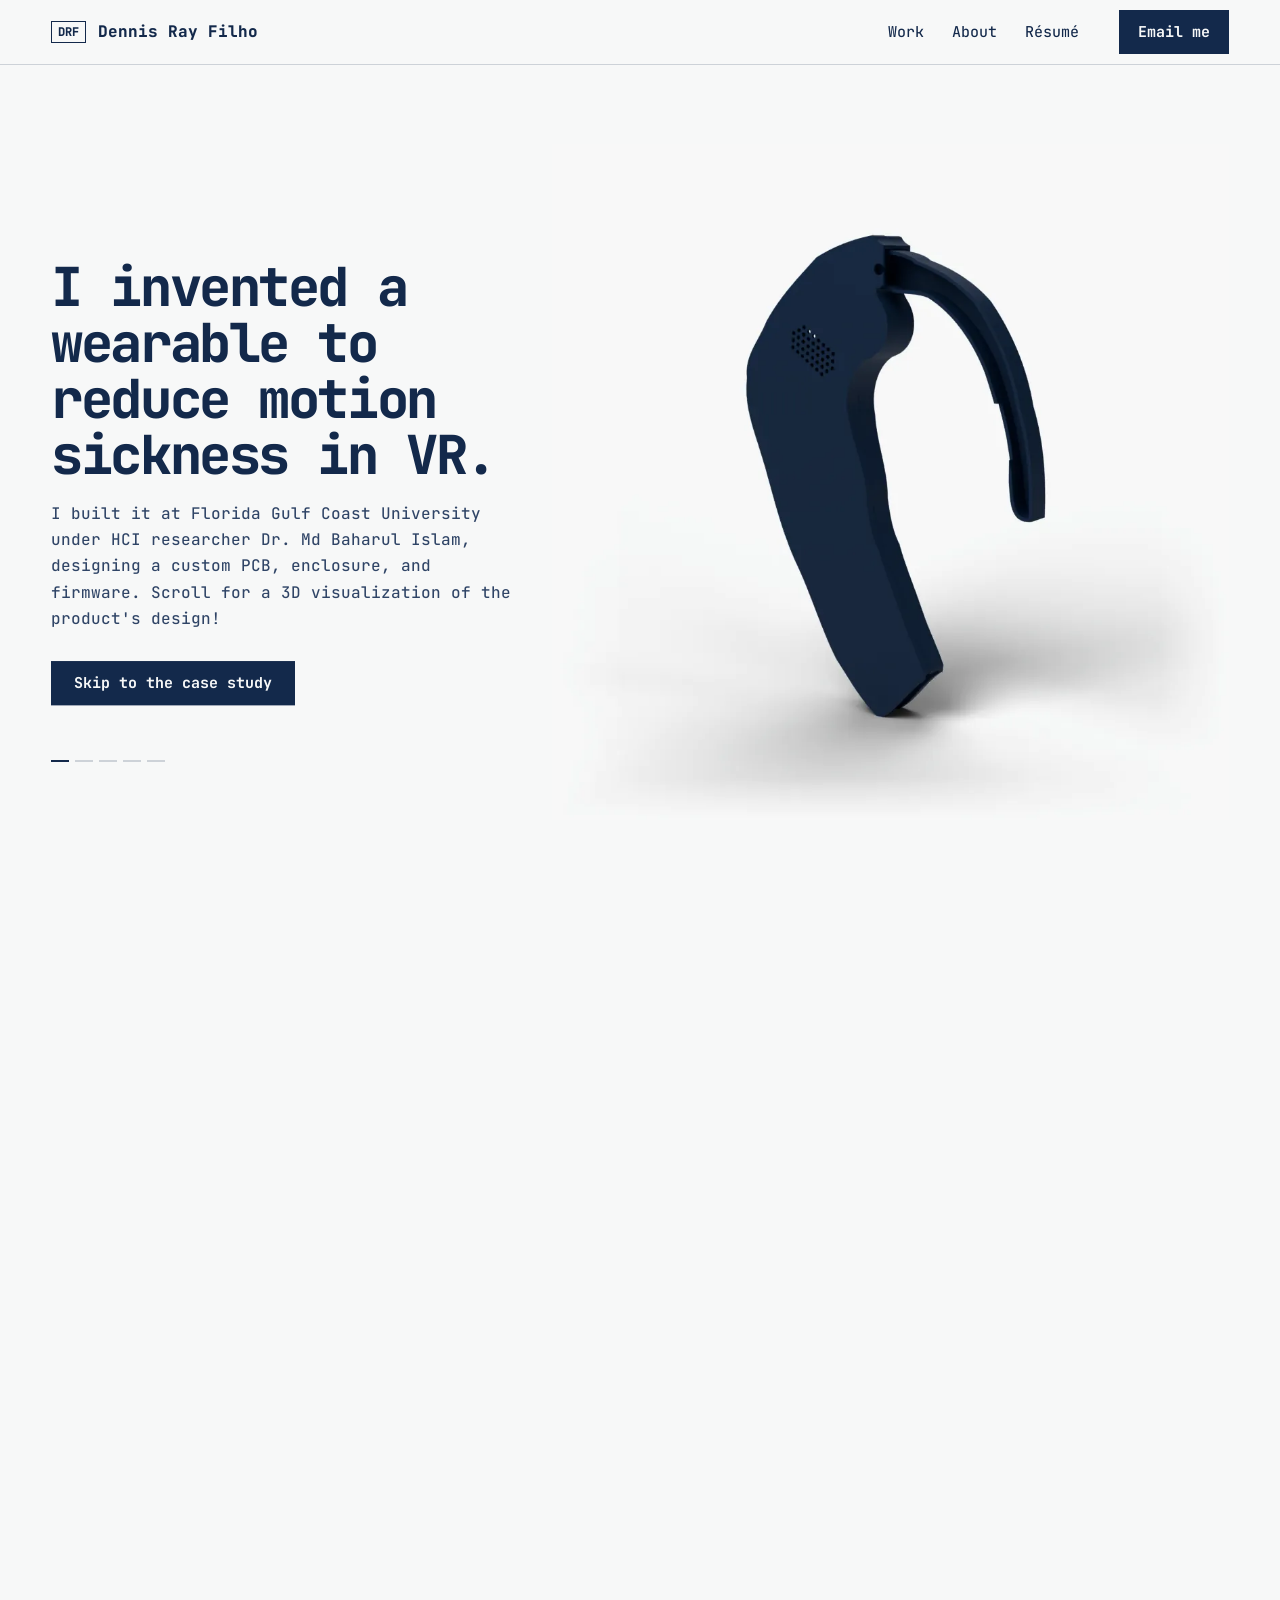
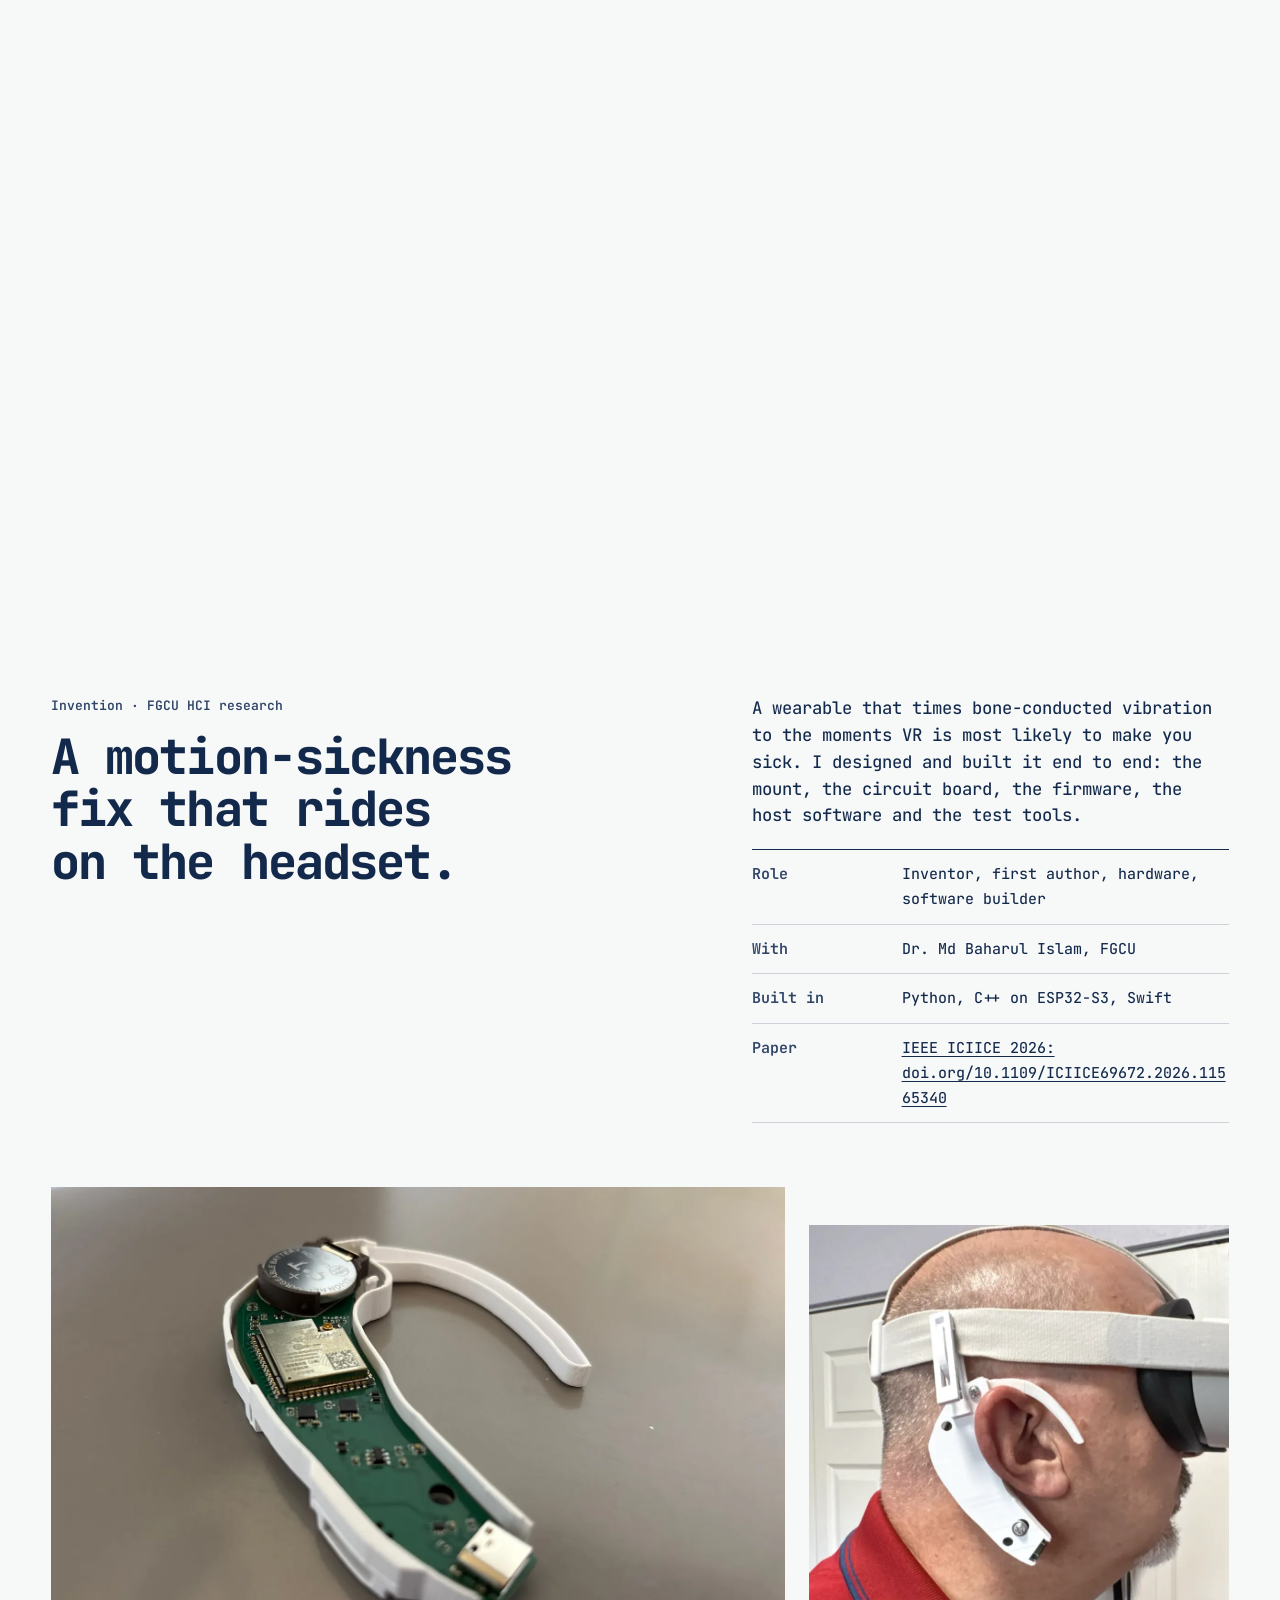
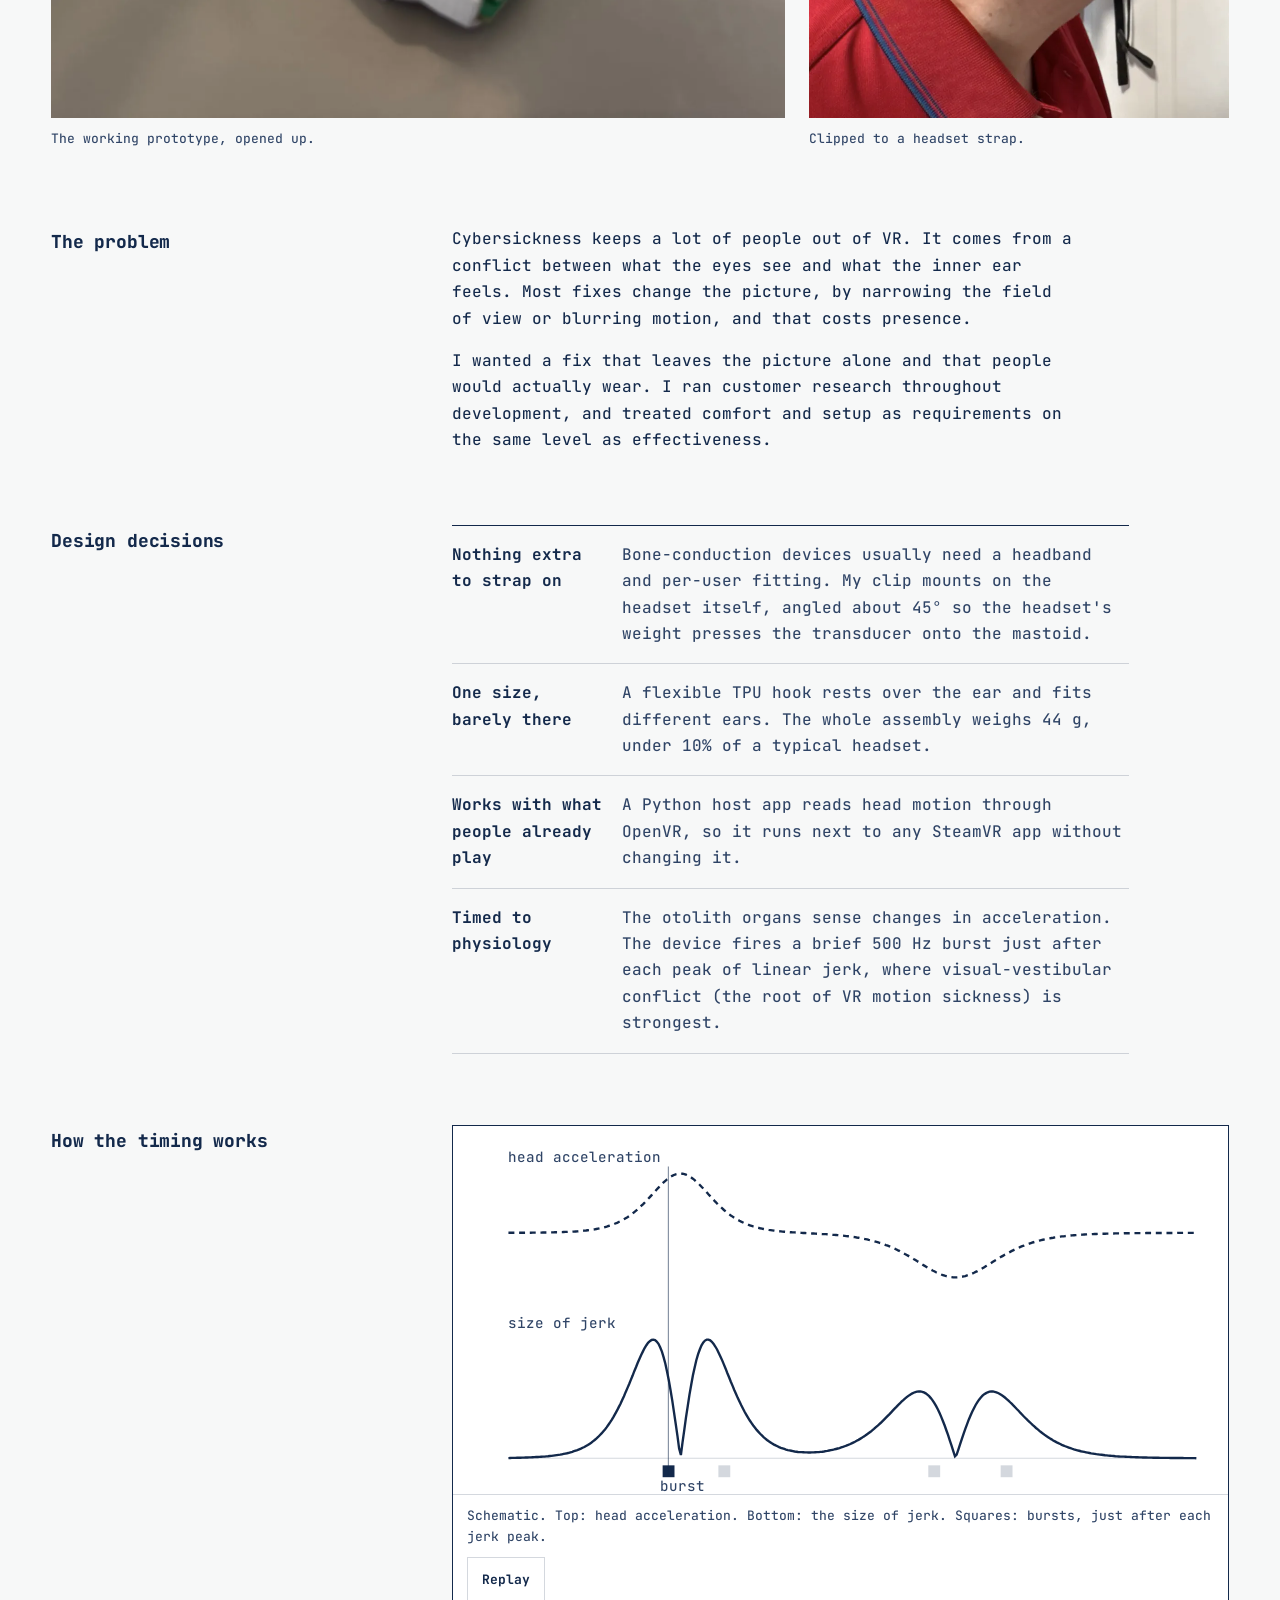
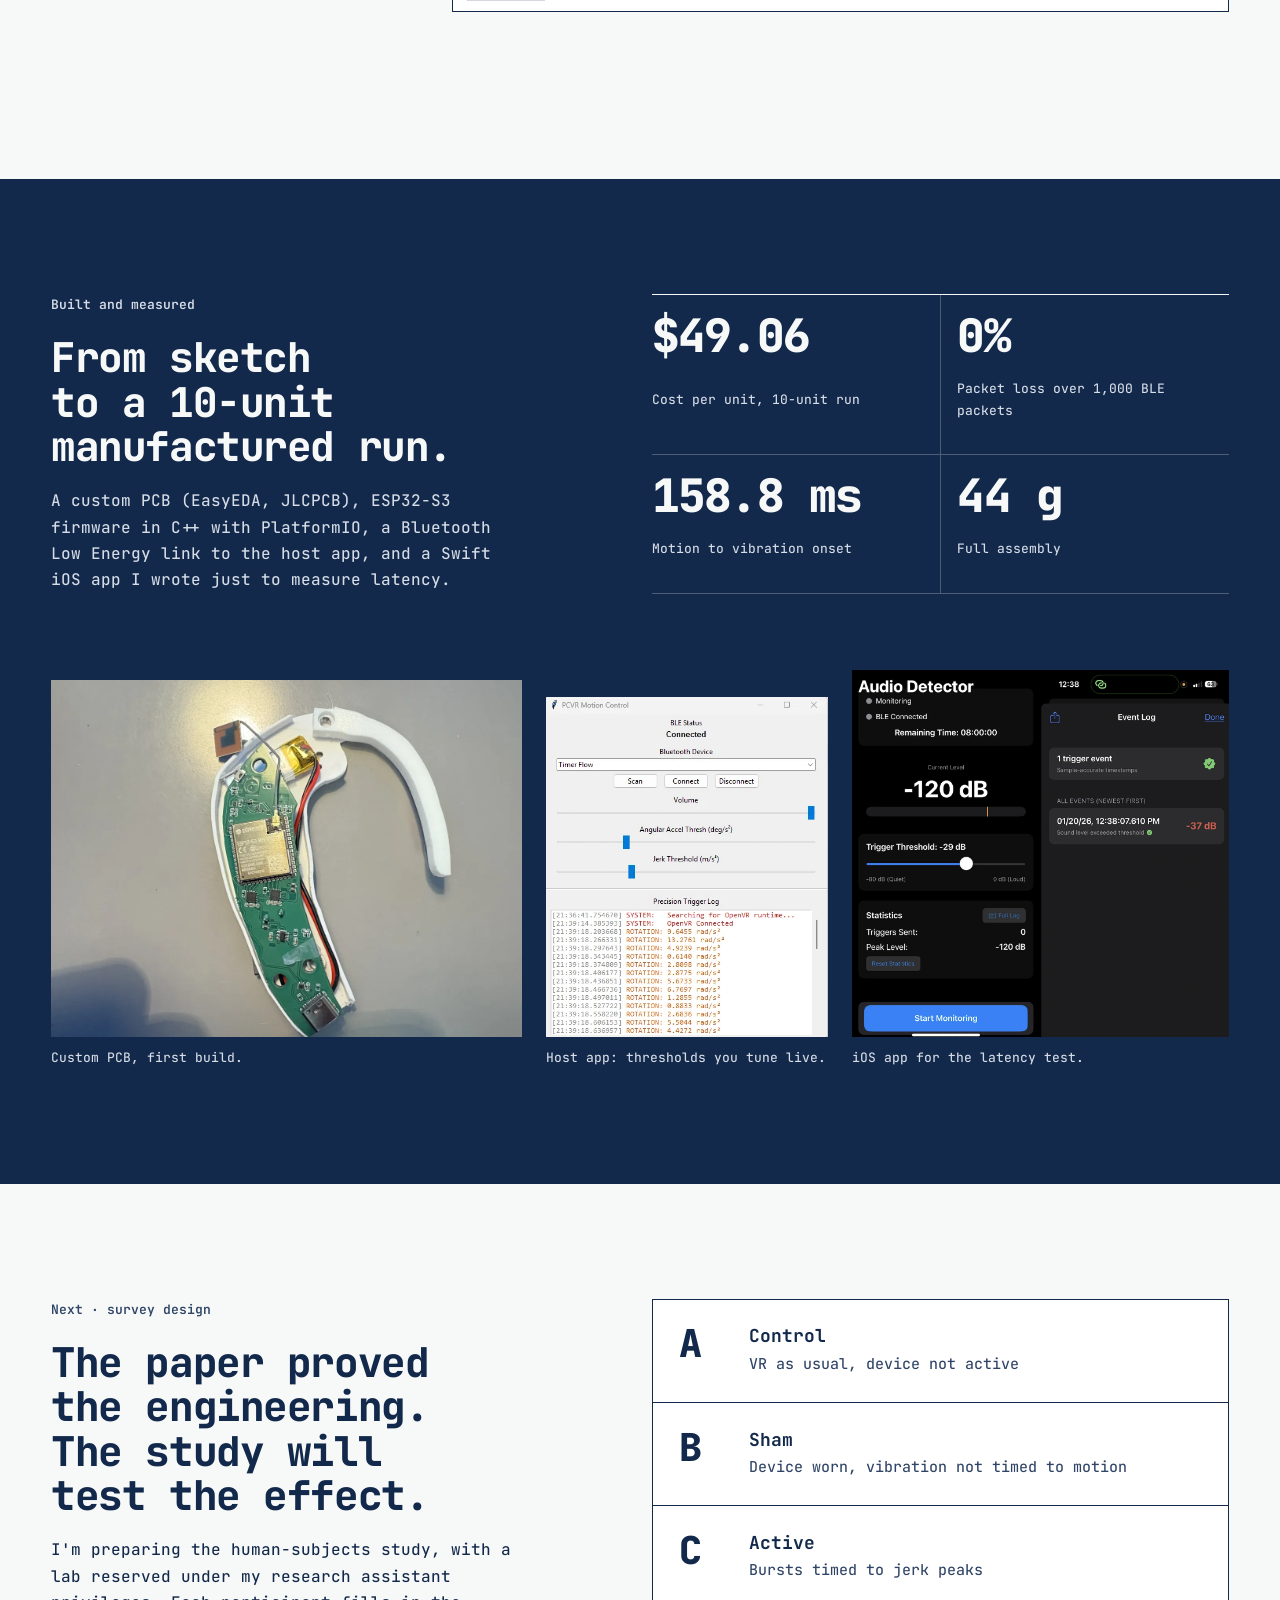
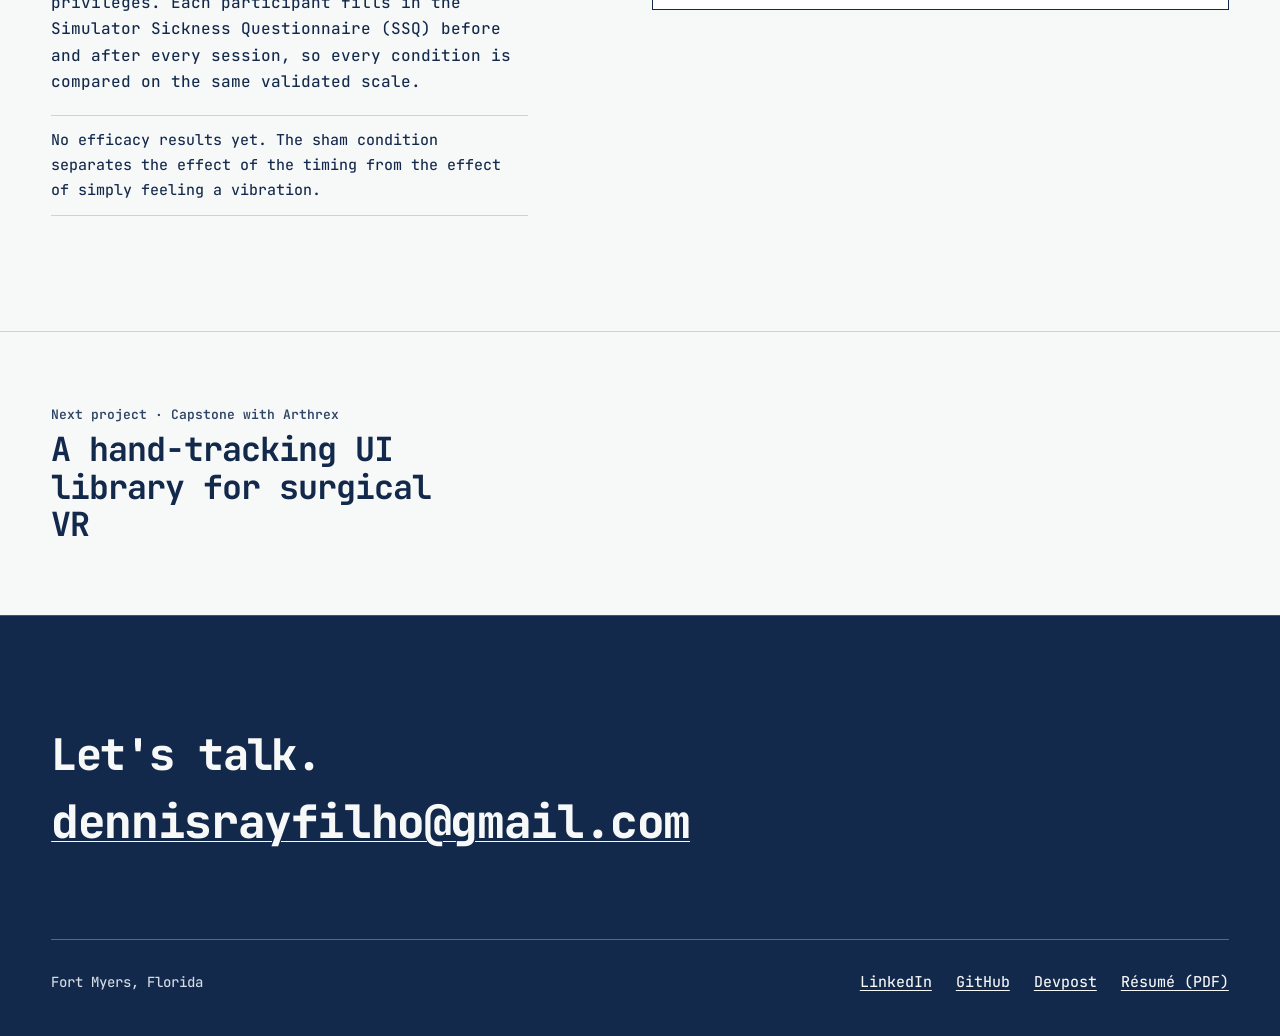
<file: work/cybersickness.html>
<!doctype html>
<html lang="en">
<head>
<meta charset="utf-8">
<meta name="viewport" content="width=device-width, initial-scale=1, viewport-fit=cover">
<title>VR motion-sickness wearable · Dennis Ray Filho</title>
<meta name="description" content="A wearable that times bone-conducted vibration to the moments VR is most likely to make you sick. First-author IEEE ICIICE 2026 paper; patent filing by FGCU.">
<meta property="og:title" content="VR motion-sickness wearable · Dennis Ray Filho">
<meta property="og:description" content="A wearable that times bone-conducted vibration to the moments VR is most likely to make you sick. First-author IEEE ICIICE 2026 paper; patent filing by FGCU.">
<meta property="og:image" content="https://dennisr7.github.io/assets/img/og.jpg">
<meta name="theme-color" content="#f7f8f8">
<link rel="icon" href="../assets/img/favicon.svg" type="image/svg+xml">
<link rel="preconnect" href="https://fonts.googleapis.com">
<link rel="preconnect" href="https://fonts.gstatic.com" crossorigin>
<link href="https://fonts.googleapis.com/css2?family=JetBrains+Mono:wght@400..800&display=swap" rel="stylesheet">
<link rel="stylesheet" href="../assets/site.css">
<script>document.documentElement.classList.add('js')</script>
</head>
<body>
<a class="skip" href="#main">Skip to content</a>

<header class="nav">
  <div class="wrap nav__bar">
    <a class="nav__name" href="../index.html"><span class="mark" aria-hidden="true">DRF</span><span>Dennis Ray Filho</span></a>
    <nav aria-label="Main">
      <ul class="nav__links">
        <li><a href="../index.html#work">Work</a></li>
        <li><a href="../about.html">About</a></li>
        <li class="opt"><a href="../assets/Dennis_Ray_Filho_Resume.pdf">Résumé</a></li>
      </ul>
    </nav>
    <a class="btn btn--primary nav__cta" href="mailto:dennisrayfilho@gmail.com">Email me</a>
  </div>
</header>

<main id="main">
  <!-- the opening: the earhook turns as you scroll, then becomes its drawing -->
  <section class="scrub" id="top" data-scrub data-seq="../assets/img/" aria-labelledby="hero-h">
    <div class="scrub__stage">
      <div class="wrap scrub__grid">
        <div class="scrub__copy">
          <div class="scrub__chap is-on" data-from="0" data-to=".2">
            <h1 id="hero-h">I invented a wearable to reduce motion sickness in&nbsp;VR.</h1>
            <p>I built it at Florida Gulf Coast University under HCI researcher Dr. Md Baharul Islam, designing a custom PCB, enclosure, and firmware. Scroll for a 3D visualization of the product's design!</p>
            <div class="btn-row"><a class="btn btn--primary" href="#case">Skip to the case study</a></div>
          </div>
          <div class="scrub__chap" data-from=".2" data-to=".4">
            <span class="t-label">fig. 1 · on the headset</span>
            <h2>It clips to the headset you already wear.</h2>
            <p>The clip mounts on the VR headset's strap, and the headset's own weight presses a bone-conduction transducer onto the bone behind your ear. No headband, no per-user calibration.</p>
          </div>
          <div class="scrub__chap" data-from=".4" data-to=".58">
            <span class="t-label">fig. 2 · timing</span>
            <h2>Bone conduction, rooted in vestibular physiology.</h2>
            <p>The unit mounts on the back of the ear, on a bone known as the mastoid. The design that I invented ensures a consistent fit on all users. Bone conduction delivered to the mastoid has already been shown to reduce VR motion sickness in clinical trials.</p>
          </div>
          <div class="scrub__chap" data-from=".58" data-to=".8" data-co="arm">
            <span class="t-label">fig. 3 · drawn from the CAD</span>
            <h2>A novel timing mechanism.</h2>
            <p>I also invented a novel timing mechanism, where the bone conduction transducer delivers short bursts timed to the peak of linear jerk. According to sensory conflict theory, linear jerk is the timeframe where someone is most likely to suffer from VR motion sickness.</p>
          </div>
          <div class="scrub__chap" data-from=".8" data-to="1">
            <span class="t-label">fig. 4 · status</span>
            <h2>Patent pending. The study is next.</h2>
            <p>I am registered as a co-inventor, with Dr. Md Baharul Islam, on FGCU's provisional patent, and first author of the IEEE ICIICE 2026 paper. The human-subjects study is being prepared now.</p>
            <div class="btn-row dup"><a class="btn btn--primary" href="#case">Read the case study</a></div>
          </div>
          <div class="scrub__meter" aria-hidden="true"><i></i><i></i><i></i><i></i><i></i></div>
        </div>
        <div class="scrub__view">
          <img class="scrub__first" src="../assets/img/seq/r000.webp" alt="" width="1000" height="1000" fetchpriority="high">
          <canvas role="img" aria-label="The earhook wearable in navy, turning slowly; as the page scrolls it becomes a line drawing with its over-ear arm marked"></canvas>
          <svg viewBox="0 0 1000 1000" aria-hidden="true"></svg>
        </div>
      </div>
    </div>
  </section>

  <!-- 01 -->
  <article class="case" id="case" aria-labelledby="c1-h">
    <div class="wrap">
      <header class="case__head grid">
        <div class="span-6">
          <span class="t-label">Invention · FGCU HCI research</span>
          <h2 id="c1-h">A motion-sickness fix that rides on the headset.</h2>
        </div>
        <div class="span-5 start-8 stack">
          <p class="lead">A wearable that times bone-conducted vibration to the moments VR is most likely to make you sick. I designed and built it end to end: the mount, the circuit board, the firmware, the host software and the test tools.</p>
          <ul class="rows">
            <li><span>Role</span><span>Inventor, first author, hardware, software builder</span></li>
            <li><span>With</span><span>Dr. Md Baharul Islam, FGCU</span></li>
            <li><span>Built in</span><span>Python, C++ on ESP32-S3, Swift</span></li>
            <li><span>Paper</span><span><a href="https://doi.org/10.1109/ICIICE69672.2026.11565340">IEEE ICIICE 2026: doi.org/10.1109/ICIICE69672.2026.11565340</a></span></li>
          </ul>
        </div>
      </header>

      <div class="photos">
        <figure class="photo photo--wide"><img src="../assets/img/prototype_open.webp" alt="The open prototype: a curved white housing holding a green circuit board with an ESP32-S3 module, a coin cell and a USB-C port" width="1600" height="1167" loading="lazy"><figcaption>The working prototype, opened up.</figcaption></figure>
        <figure class="photo"><img src="../assets/img/paper_worn.webp" alt="The earhook clipped to a Meta Quest headset strap, resting behind a wearer's ear with its arm over the ear" width="800" height="940" loading="lazy"><figcaption>Clipped to a headset strap.</figcaption></figure>
      </div>

      <div class="body grid">
        <h3 class="span-3">The problem</h3>
        <div class="span-7 start-5 txt">
          <p>Cybersickness keeps a lot of people out of VR. It comes from a conflict between what the eyes see and what the inner ear feels. Most fixes change the picture, by narrowing the field of view or blurring motion, and that costs presence.</p>
          <p>I wanted a fix that leaves the picture alone and that people would actually wear. I ran customer research throughout development, and treated comfort and setup as requirements on the same level as effectiveness.</p>
        </div>

        <h3 class="span-3">Design decisions</h3>
        <dl class="span-7 start-5 decisions">
          <div><dt>Nothing extra to strap on</dt><dd>Bone-conduction devices usually need a headband and per-user fitting. My clip mounts on the headset itself, angled about 45° so the headset's weight presses the transducer onto the mastoid.</dd></div>
          <div><dt>One size, barely there</dt><dd>A flexible TPU hook rests over the ear and fits different ears. The whole assembly weighs 44 g, under 10% of a typical headset.</dd></div>
          <div><dt>Works with what people already play</dt><dd>A Python host app reads head motion through OpenVR, so it runs next to any SteamVR app without changing it.</dd></div>
          <div><dt>Timed to physiology</dt><dd>The otolith organs sense changes in acceleration. The device fires a brief 500 Hz burst just after each peak of linear jerk, where visual-vestibular conflict (the root of VR motion sickness) is strongest.</dd></div>
        </dl>

        <h3 class="span-3">How the timing works</h3>
        <figure class="span-8 start-5 chart" aria-labelledby="chart-cap">
          <svg viewBox="0 0 640 300" role="img" aria-label="Chart: head acceleration over time, the magnitude of jerk below it, and vibration bursts firing just after each jerk peak">
            <text x="40" y="20" class="ax">head acceleration</text>
            <path class="c-acc" d="M40.0 79.9 L41.5 79.9 L42.9 79.9 L44.4 79.9 L45.8 79.9 L47.3 79.9 L48.7 79.9 L50.2 79.9 L51.6 79.9 L53.1 79.9 L54.5 79.9 L56.0 79.9 L57.4 79.9 L58.9 79.9 L60.4 79.8 L61.8 79.8 L63.3 79.8 L64.7 79.8 L66.2 79.8 L67.6 79.8 L69.1 79.7 L70.5 79.7 L72.0 79.7 L73.4 79.7 L74.9 79.6 L76.3 79.6 L77.8 79.6 L79.2 79.5 L80.7 79.5 L82.2 79.5 L83.6 79.4 L85.1 79.4 L86.5 79.3 L88.0 79.2 L89.4 79.2 L90.9 79.1 L92.3 79.0 L93.8 79.0 L95.2 78.9 L96.7 78.8 L98.1 78.7 L99.6 78.5 L101.1 78.4 L102.5 78.3 L104.0 78.1 L105.4 78.0 L106.9 77.8 L108.3 77.6 L109.8 77.4 L111.2 77.2 L112.7 77.0 L114.1 76.7 L115.6 76.4 L117.0 76.1 L118.5 75.8 L119.9 75.5 L121.4 75.1 L122.9 74.7 L124.3 74.2 L125.8 73.8 L127.2 73.3 L128.7 72.7 L130.1 72.1 L131.6 71.5 L133.0 70.8 L134.5 70.1 L135.9 69.4 L137.4 68.5 L138.8 67.7 L140.3 66.8 L141.8 65.8 L143.2 64.8 L144.7 63.7 L146.1 62.5 L147.6 61.3 L149.0 60.0 L150.5 58.7 L151.9 57.3 L153.4 55.9 L154.8 54.5 L156.3 52.9 L157.7 51.4 L159.2 49.8 L160.7 48.2 L162.1 46.6 L163.6 45.0 L165.0 43.4 L166.5 41.9 L167.9 40.3 L169.4 38.8 L170.8 37.4 L172.3 36.1 L173.7 34.9 L175.2 33.8 L176.6 32.8 L178.1 31.9 L179.5 31.2 L181.0 30.6 L182.5 30.3 L183.9 30.0 L185.4 30.0 L186.8 30.1 L188.3 30.4 L189.7 30.9 L191.2 31.5 L192.6 32.3 L194.1 33.3 L195.5 34.3 L197.0 35.5 L198.4 36.8 L199.9 38.1 L201.4 39.6 L202.8 41.1 L204.3 42.6 L205.7 44.2 L207.2 45.8 L208.6 47.4 L210.1 49.0 L211.5 50.6 L213.0 52.2 L214.4 53.7 L215.9 55.2 L217.3 56.7 L218.8 58.1 L220.3 59.4 L221.7 60.7 L223.2 61.9 L224.6 63.1 L226.1 64.3 L227.5 65.3 L229.0 66.3 L230.4 67.3 L231.9 68.2 L233.3 69.0 L234.8 69.8 L236.2 70.5 L237.7 71.2 L239.1 71.9 L240.6 72.5 L242.1 73.1 L243.5 73.6 L245.0 74.1 L246.4 74.6 L247.9 75.0 L249.3 75.4 L250.8 75.7 L252.2 76.1 L253.7 76.4 L255.1 76.7 L256.6 77.0 L258.0 77.2 L259.5 77.5 L261.0 77.7 L262.4 77.9 L263.9 78.1 L265.3 78.3 L266.8 78.4 L268.2 78.6 L269.7 78.7 L271.1 78.9 L272.6 79.0 L274.0 79.1 L275.5 79.2 L276.9 79.4 L278.4 79.5 L279.8 79.6 L281.3 79.6 L282.8 79.7 L284.2 79.8 L285.7 79.9 L287.1 80.0 L288.6 80.1 L290.0 80.1 L291.5 80.2 L292.9 80.3 L294.4 80.4 L295.8 80.5 L297.3 80.5 L298.7 80.6 L300.2 80.7 L301.7 80.8 L303.1 80.9 L304.6 81.0 L306.0 81.0 L307.5 81.1 L308.9 81.2 L310.4 81.3 L311.8 81.4 L313.3 81.6 L314.7 81.7 L316.2 81.8 L317.6 81.9 L319.1 82.1 L320.6 82.2 L322.0 82.3 L323.5 82.5 L324.9 82.7 L326.4 82.8 L327.8 83.0 L329.3 83.2 L330.7 83.4 L332.2 83.6 L333.6 83.9 L335.1 84.1 L336.5 84.4 L338.0 84.6 L339.4 84.9 L340.9 85.2 L342.4 85.5 L343.8 85.9 L345.3 86.2 L346.7 86.6 L348.2 87.0 L349.6 87.4 L351.1 87.8 L352.5 88.3 L354.0 88.7 L355.4 89.2 L356.9 89.7 L358.3 90.3 L359.8 90.8 L361.3 91.4 L362.7 92.0 L364.2 92.7 L365.6 93.3 L367.1 94.0 L368.5 94.7 L370.0 95.4 L371.4 96.2 L372.9 97.0 L374.3 97.8 L375.8 98.6 L377.2 99.4 L378.7 100.3 L380.2 101.1 L381.6 102.0 L383.1 102.9 L384.5 103.8 L386.0 104.7 L387.4 105.6 L388.9 106.5 L390.3 107.4 L391.8 108.3 L393.2 109.2 L394.7 110.0 L396.1 110.9 L397.6 111.7 L399.0 112.4 L400.5 113.2 L402.0 113.8 L403.4 114.5 L404.9 115.1 L406.3 115.6 L407.8 116.1 L409.2 116.5 L410.7 116.8 L412.1 117.1 L413.6 117.3 L415.0 117.5 L416.5 117.5 L417.9 117.5 L419.4 117.4 L420.9 117.3 L422.3 117.0 L423.8 116.7 L425.2 116.4 L426.7 115.9 L428.1 115.4 L429.6 114.9 L431.0 114.3 L432.5 113.6 L433.9 112.9 L435.4 112.2 L436.8 111.4 L438.3 110.6 L439.7 109.8 L441.2 108.9 L442.7 108.0 L444.1 107.2 L445.6 106.3 L447.0 105.4 L448.5 104.4 L449.9 103.5 L451.4 102.7 L452.8 101.8 L454.3 100.9 L455.7 100.0 L457.2 99.2 L458.6 98.3 L460.1 97.5 L461.6 96.7 L463.0 96.0 L464.5 95.2 L465.9 94.5 L467.4 93.8 L468.8 93.1 L470.3 92.5 L471.7 91.8 L473.2 91.2 L474.6 90.7 L476.1 90.1 L477.5 89.6 L479.0 89.1 L480.5 88.6 L481.9 88.1 L483.4 87.7 L484.8 87.3 L486.3 86.9 L487.7 86.5 L489.2 86.1 L490.6 85.8 L492.1 85.5 L493.5 85.2 L495.0 84.9 L496.4 84.6 L497.9 84.3 L499.3 84.1 L500.8 83.8 L502.3 83.6 L503.7 83.4 L505.2 83.2 L506.6 83.0 L508.1 82.9 L509.5 82.7 L511.0 82.5 L512.4 82.4 L513.9 82.2 L515.3 82.1 L516.8 82.0 L518.2 81.9 L519.7 81.8 L521.2 81.6 L522.6 81.6 L524.1 81.5 L525.5 81.4 L527.0 81.3 L528.4 81.2 L529.9 81.1 L531.3 81.1 L532.8 81.0 L534.2 80.9 L535.7 80.9 L537.1 80.8 L538.6 80.8 L540.1 80.7 L541.5 80.7 L543.0 80.7 L544.4 80.6 L545.9 80.6 L547.3 80.5 L548.8 80.5 L550.2 80.5 L551.7 80.4 L553.1 80.4 L554.6 80.4 L556.0 80.4 L557.5 80.4 L558.9 80.3 L560.4 80.3 L561.9 80.3 L563.3 80.3 L564.8 80.3 L566.2 80.2 L567.7 80.2 L569.1 80.2 L570.6 80.2 L572.0 80.2 L573.5 80.2 L574.9 80.2 L576.4 80.2 L577.8 80.1 L579.3 80.1 L580.8 80.1 L582.2 80.1 L583.7 80.1 L585.1 80.1 L586.6 80.1 L588.0 80.1 L589.5 80.1 L590.9 80.1 L592.4 80.1 L593.8 80.1 L595.3 80.1 L596.7 80.1 L598.2 80.1 L599.6 80.1 L601.1 80.1 L602.6 80.1 L604.0 80.0 L605.5 80.0 L606.9 80.0 L608.4 80.0 L609.8 80.0 L611.3 80.0 L612.7 80.0 L614.2 80.0 L615.6 80.0 L617.1 80.0 L618.5 80.0 L620.0 80.0"/>
            <text x="40" y="160" class="ax">size of jerk</text>
            <line x1="40" y1="270" x2="620" y2="270" class="base"/>
            <path class="c-jerk" d="M40.0 269.9 L41.5 269.8 L42.9 269.7 L44.4 269.7 L45.8 269.7 L47.3 269.6 L48.7 269.6 L50.2 269.6 L51.6 269.5 L53.1 269.5 L54.5 269.4 L56.0 269.4 L57.4 269.3 L58.9 269.3 L60.4 269.2 L61.8 269.1 L63.3 269.0 L64.7 269.0 L66.2 268.9 L67.6 268.8 L69.1 268.7 L70.5 268.6 L72.0 268.4 L73.4 268.3 L74.9 268.1 L76.3 268.0 L77.8 267.8 L79.2 267.6 L80.7 267.4 L82.2 267.2 L83.6 267.0 L85.1 266.7 L86.5 266.4 L88.0 266.1 L89.4 265.8 L90.9 265.4 L92.3 265.0 L93.8 264.6 L95.2 264.1 L96.7 263.6 L98.1 263.1 L99.6 262.5 L101.1 261.9 L102.5 261.2 L104.0 260.5 L105.4 259.7 L106.9 258.8 L108.3 257.9 L109.8 256.9 L111.2 255.8 L112.7 254.6 L114.1 253.4 L115.6 252.1 L117.0 250.6 L118.5 249.1 L119.9 247.4 L121.4 245.7 L122.9 243.8 L124.3 241.8 L125.8 239.6 L127.2 237.4 L128.7 234.9 L130.1 232.4 L131.6 229.7 L133.0 226.9 L134.5 224.0 L135.9 220.9 L137.4 217.7 L138.8 214.3 L140.3 210.9 L141.8 207.4 L143.2 203.9 L144.7 200.3 L146.1 196.6 L147.6 193.1 L149.0 189.5 L150.5 186.1 L151.9 182.9 L153.4 179.9 L154.8 177.1 L156.3 174.7 L157.7 172.7 L159.2 171.3 L160.7 170.3 L162.1 170.0 L163.6 170.4 L165.0 171.6 L166.5 173.5 L167.9 176.4 L169.4 180.1 L170.8 184.8 L172.3 190.3 L173.7 196.8 L175.2 204.2 L176.6 212.3 L178.1 221.2 L179.5 230.7 L181.0 240.8 L182.5 251.2 L183.9 261.9 L185.4 267.3 L186.8 256.5 L188.3 245.9 L189.7 235.6 L191.2 225.8 L192.6 216.6 L194.1 208.1 L195.5 200.3 L197.0 193.4 L198.4 187.4 L199.9 182.3 L201.4 178.1 L202.8 174.8 L204.3 172.4 L205.7 170.8 L207.2 170.0 L208.6 170.0 L210.1 170.6 L211.5 171.8 L213.0 173.6 L214.4 175.8 L215.9 178.3 L217.3 181.2 L218.8 184.4 L220.3 187.7 L221.7 191.1 L223.2 194.7 L224.6 198.3 L226.1 201.9 L227.5 205.5 L229.0 209.0 L230.4 212.5 L231.9 215.8 L233.3 219.1 L234.8 222.2 L236.2 225.2 L237.7 228.1 L239.1 230.8 L240.6 233.4 L242.1 235.9 L243.5 238.2 L245.0 240.4 L246.4 242.4 L247.9 244.3 L249.3 246.1 L250.8 247.8 L252.2 249.4 L253.7 250.8 L255.1 252.2 L256.6 253.4 L258.0 254.6 L259.5 255.7 L261.0 256.7 L262.4 257.6 L263.9 258.5 L265.3 259.2 L266.8 259.9 L268.2 260.6 L269.7 261.2 L271.1 261.7 L272.6 262.2 L274.0 262.7 L275.5 263.1 L276.9 263.4 L278.4 263.7 L279.8 264.0 L281.3 264.3 L282.8 264.5 L284.2 264.7 L285.7 264.8 L287.1 264.9 L288.6 265.0 L290.0 265.1 L291.5 265.1 L292.9 265.2 L294.4 265.2 L295.8 265.1 L297.3 265.1 L298.7 265.0 L300.2 264.9 L301.7 264.8 L303.1 264.6 L304.6 264.5 L306.0 264.3 L307.5 264.0 L308.9 263.8 L310.4 263.5 L311.8 263.2 L313.3 262.9 L314.7 262.6 L316.2 262.2 L317.6 261.8 L319.1 261.4 L320.6 260.9 L322.0 260.5 L323.5 259.9 L324.9 259.4 L326.4 258.8 L327.8 258.2 L329.3 257.5 L330.7 256.8 L332.2 256.1 L333.6 255.3 L335.1 254.5 L336.5 253.7 L338.0 252.8 L339.4 251.8 L340.9 250.9 L342.4 249.8 L343.8 248.8 L345.3 247.7 L346.7 246.5 L348.2 245.3 L349.6 244.0 L351.1 242.8 L352.5 241.4 L354.0 240.1 L355.4 238.7 L356.9 237.2 L358.3 235.8 L359.8 234.3 L361.3 232.8 L362.7 231.3 L364.2 229.7 L365.6 228.2 L367.1 226.7 L368.5 225.2 L370.0 223.8 L371.4 222.3 L372.9 221.0 L374.3 219.7 L375.8 218.5 L377.2 217.4 L378.7 216.4 L380.2 215.5 L381.6 214.8 L383.1 214.2 L384.5 213.9 L386.0 213.7 L387.4 213.7 L388.9 214.0 L390.3 214.5 L391.8 215.3 L393.2 216.4 L394.7 217.7 L396.1 219.3 L397.6 221.2 L399.0 223.4 L400.5 225.9 L402.0 228.7 L403.4 231.7 L404.9 235.1 L406.3 238.6 L407.8 242.4 L409.2 246.4 L410.7 250.6 L412.1 254.9 L413.6 259.3 L415.0 263.8 L416.5 268.4 L417.9 267.0 L419.4 262.5 L420.9 258.0 L422.3 253.6 L423.8 249.3 L425.2 245.2 L426.7 241.3 L428.1 237.5 L429.6 234.0 L431.0 230.8 L432.5 227.8 L433.9 225.1 L435.4 222.7 L436.8 220.6 L438.3 218.8 L439.7 217.3 L441.2 216.0 L442.7 215.1 L444.1 214.4 L445.6 213.9 L447.0 213.7 L448.5 213.7 L449.9 214.0 L451.4 214.4 L452.8 215.0 L454.3 215.8 L455.7 216.7 L457.2 217.7 L458.6 218.8 L460.1 220.1 L461.6 221.4 L463.0 222.8 L464.5 224.2 L465.9 225.7 L467.4 227.2 L468.8 228.7 L470.3 230.2 L471.7 231.8 L473.2 233.3 L474.6 234.8 L476.1 236.3 L477.5 237.7 L479.0 239.1 L480.5 240.5 L481.9 241.9 L483.4 243.2 L484.8 244.5 L486.3 245.7 L487.7 246.9 L489.2 248.1 L490.6 249.2 L492.1 250.3 L493.5 251.3 L495.0 252.3 L496.4 253.2 L497.9 254.1 L499.3 255.0 L500.8 255.8 L502.3 256.6 L503.7 257.3 L505.2 258.0 L506.6 258.7 L508.1 259.3 L509.5 259.9 L511.0 260.5 L512.4 261.0 L513.9 261.5 L515.3 262.0 L516.8 262.5 L518.2 262.9 L519.7 263.3 L521.2 263.7 L522.6 264.1 L524.1 264.4 L525.5 264.7 L527.0 265.0 L528.4 265.3 L529.9 265.6 L531.3 265.9 L532.8 266.1 L534.2 266.3 L535.7 266.6 L537.1 266.8 L538.6 267.0 L540.1 267.1 L541.5 267.3 L543.0 267.5 L544.4 267.6 L545.9 267.8 L547.3 267.9 L548.8 268.0 L550.2 268.1 L551.7 268.3 L553.1 268.4 L554.6 268.5 L556.0 268.6 L557.5 268.6 L558.9 268.7 L560.4 268.8 L561.9 268.9 L563.3 268.9 L564.8 269.0 L566.2 269.1 L567.7 269.1 L569.1 269.2 L570.6 269.2 L572.0 269.3 L573.5 269.3 L574.9 269.4 L576.4 269.4 L577.8 269.4 L579.3 269.5 L580.8 269.5 L582.2 269.5 L583.7 269.6 L585.1 269.6 L586.6 269.6 L588.0 269.6 L589.5 269.7 L590.9 269.7 L592.4 269.7 L593.8 269.7 L595.3 269.7 L596.7 269.7 L598.2 269.8 L599.6 269.8 L601.1 269.8 L602.6 269.8 L604.0 269.8 L605.5 269.8 L606.9 269.8 L608.4 269.8 L609.8 269.9 L611.3 269.9 L612.7 269.9 L614.2 269.9 L615.6 269.9 L617.1 269.9 L618.5 269.9 L620.0 270.0"/>
            <g class="burst" data-x="170"><rect x="170" y="276" width="10" height="10"/><text x="168" y="298">burst</text></g><g class="burst" data-x="217"><rect x="217" y="276" width="10" height="10"/></g><g class="burst" data-x="394"><rect x="394" y="276" width="10" height="10"/></g><g class="burst" data-x="455"><rect x="455" y="276" width="10" height="10"/></g>
            <line class="playhead" x1="40" y1="24" x2="40" y2="285"/>
          </svg>
          <figcaption id="chart-cap"><span>Schematic. Top: head acceleration. Bottom: the size of jerk. Squares: bursts, just after each jerk peak.</span><button class="btn btn--small" type="button" data-replay>Replay</button></figcaption>
        </figure>
      </div>
    </div>
  </article>

  <!-- 01, built and measured: the navy band -->
  <section class="section band" aria-labelledby="built-h">
    <div class="wrap grid">
      <div class="span-5 stack">
        <span class="t-label">Built and measured</span>
        <h2 id="built-h">From sketch to a 10-unit manufactured run.</h2>
        <p>A custom PCB (EasyEDA, JLCPCB), ESP32-S3 firmware in C++ with PlatformIO, a Bluetooth Low Energy link to the host app, and a Swift iOS app I wrote just to measure latency.</p>
      </div>
      <dl class="span-6 start-7 stats">
        <div><dt>Cost per unit, 10-unit run</dt><dd>$49.06</dd></div>
        <div><dt>Packet loss over 1,000 BLE packets</dt><dd>0%</dd></div>
        <div><dt>Motion to vibration onset</dt><dd>158.8 ms</dd></div>
        <div><dt>Full assembly</dt><dd>44 g</dd></div>
      </dl>
      <div class="span-12 shots">
        <figure><img src="../assets/img/paper_open-pcb.webp" alt="Earlier prototype with its custom PCB exposed inside the 3D-printed housing" width="1200" height="909" loading="lazy"><figcaption>Custom PCB, first build.</figcaption></figure>
        <figure><img src="../assets/img/app_host.webp" alt="Host app window with BLE status, device picker, volume and threshold sliders, and a live trigger log" width="479" height="577" loading="lazy"><figcaption>Host app: thresholds you tune live.</figcaption></figure>
        <figure><img src="../assets/img/app_ios.webp" alt="iOS test app showing BLE connection, current sound level, trigger threshold and an event log with timestamps" width="1302" height="1270" loading="lazy"><figcaption>iOS app for the latency test.</figcaption></figure>
      </div>
    </div>
  </section>

  <!-- 01, the study -->
  <section class="section" aria-labelledby="study-h">
    <div class="wrap grid">
      <div class="span-5 stack">
        <span class="t-label">Next · survey design</span>
        <h2 id="study-h">The paper proved the engineering. The study will test the effect.</h2>
        <p>I'm preparing the human-subjects study, with a lab reserved under my research assistant privileges. Each participant fills in the Simulator Sickness Questionnaire (SSQ) before and after every session, so every condition is compared on the same validated scale.</p>
        <p class="note">No efficacy results yet. The sham condition separates the effect of the timing from the effect of simply feeling a vibration.</p>
      </div>
      <ol class="span-6 start-7 strip strip--stack conds" aria-label="Study conditions">
        <li><span class="strip__n">A</span><b>Control</b><span>VR as usual, device not active</span></li>
        <li><span class="strip__n">B</span><b>Sham</b><span>Device worn, vibration not timed to motion</span></li>
        <li><span class="strip__n">C</span><b>Active</b><span>Bursts timed to jerk peaks</span></li>
      </ol>
    </div>
  </section>
  <nav class="next" aria-label="Next project">
    <div class="wrap"><a href="arthrex.html"><span class="t-label">Next project · Capstone with Arthrex</span><b>A hand-tracking UI library for surgical VR</b></a></div>
  </nav>
</main>

<footer class="foot" id="contact" aria-labelledby="contact-h">
  <div class="wrap">
    <h2 id="contact-h" class="foot__h">Let's talk.</h2>
    <a class="foot__mail" href="mailto:dennisrayfilho@gmail.com">dennisrayfilho@gmail.com</a>
    <div class="foot__row">
      <p>Fort Myers, Florida</p>
      <ul>
        <li><a href="https://www.linkedin.com/in/dennis-ray-filho-09258727b">LinkedIn</a></li>
        <li><a href="https://github.com/dennisr7">GitHub</a></li>
        <li><a href="https://devpost.com/dennisr7">Devpost</a></li>
        <li><a href="../assets/Dennis_Ray_Filho_Resume.pdf">Résumé (PDF)</a></li>
      </ul>
    </div>
  </div>
</footer>
<script src="../assets/seq-points.js" defer></script>
<script src="../assets/site.js" defer></script>
</body>
</html>
</file>
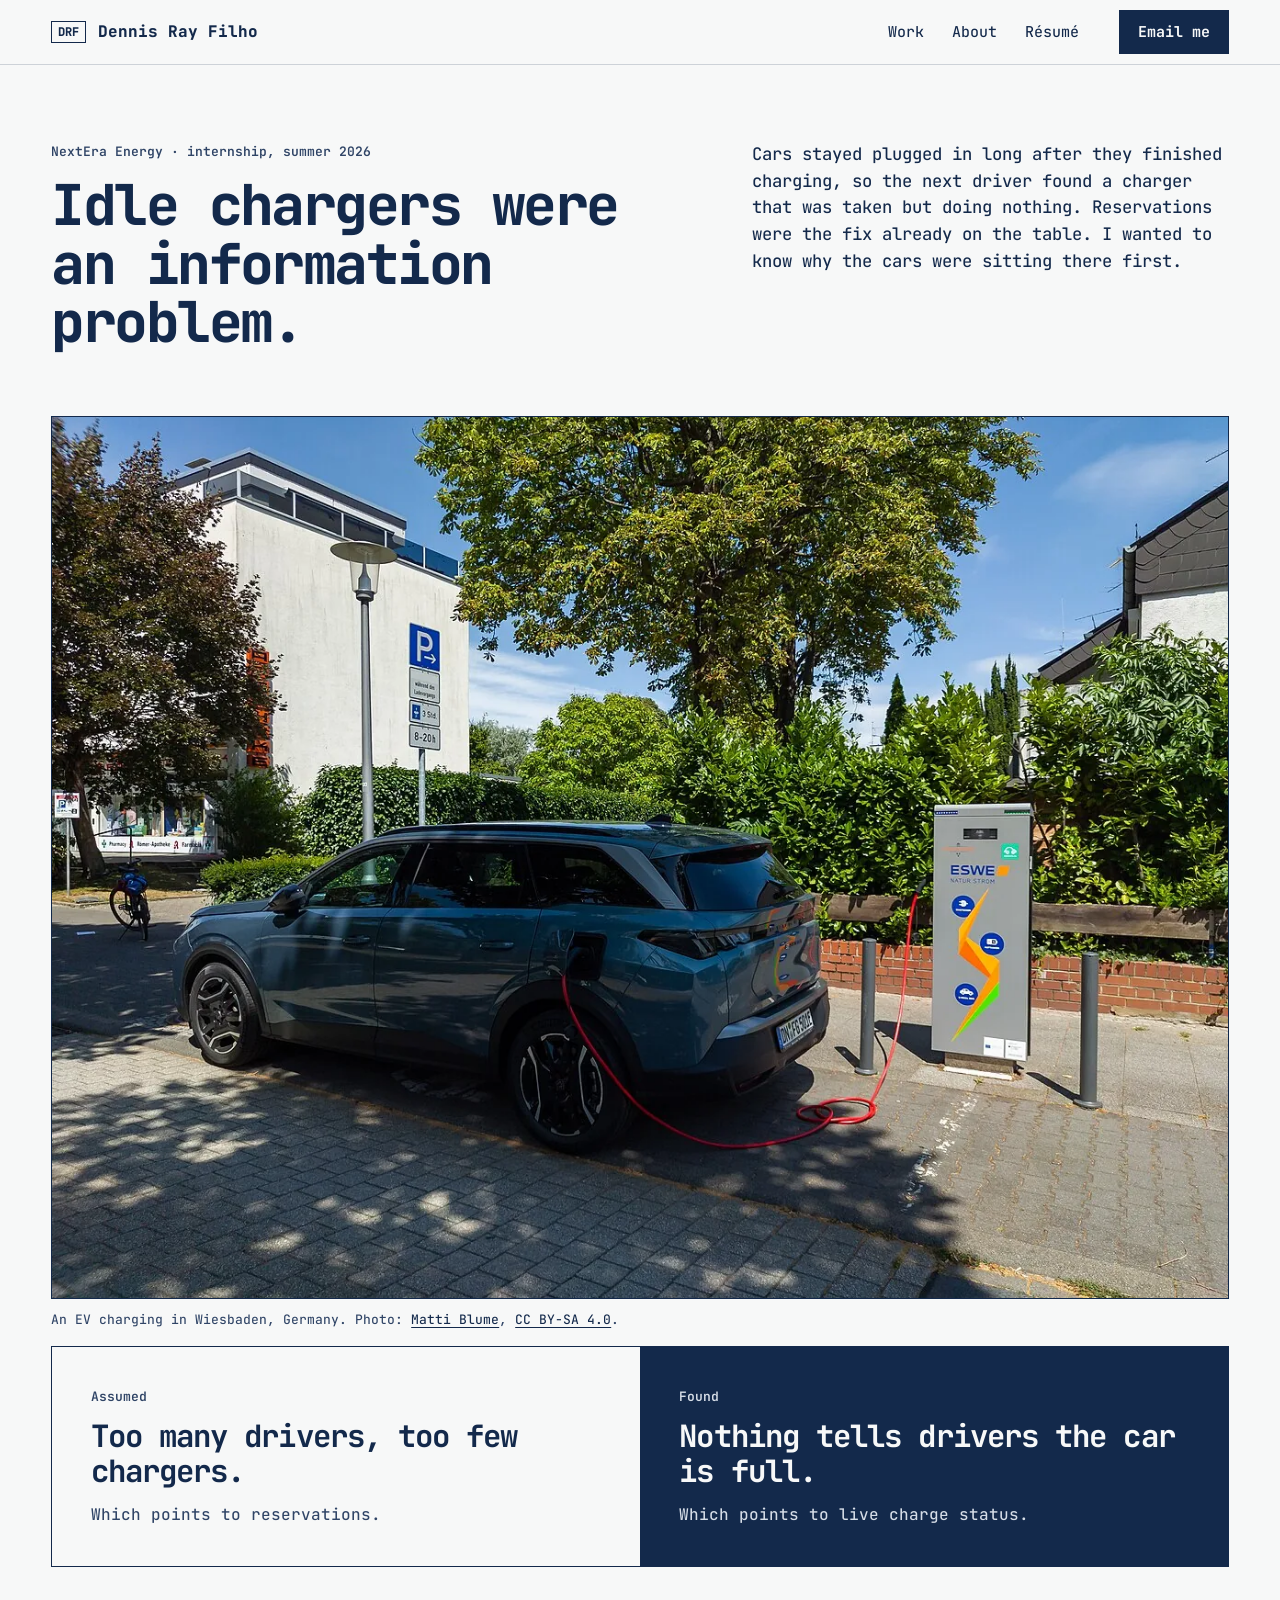
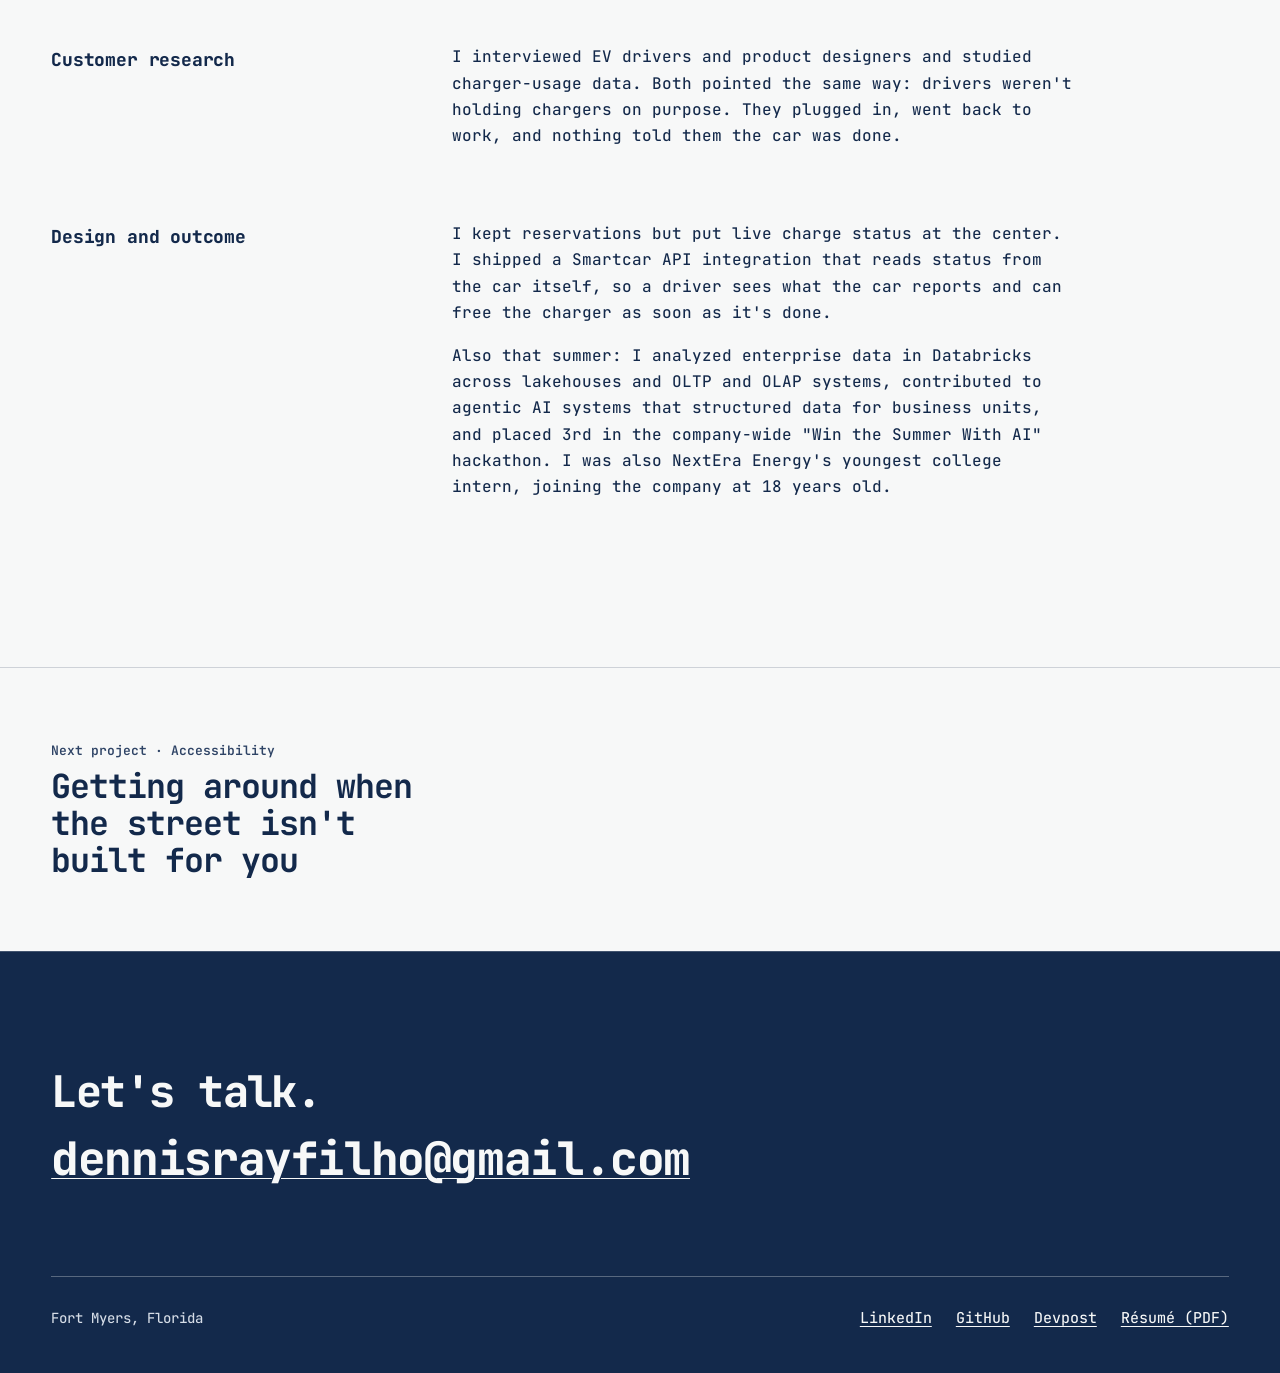
<file: work/nextera.html>
<!doctype html>
<html lang="en">
<head>
<meta charset="utf-8">
<meta name="viewport" content="width=device-width, initial-scale=1, viewport-fit=cover">
<title>EV charging at NextEra Energy · Dennis Ray Filho</title>
<meta name="description" content="Customer research at NextEra Energy showed idle EV chargers were an information problem, and moved the fix to live charge status.">
<meta property="og:title" content="EV charging at NextEra Energy · Dennis Ray Filho">
<meta property="og:description" content="Customer research at NextEra Energy showed idle EV chargers were an information problem, and moved the fix to live charge status.">
<meta property="og:image" content="https://dennisr7.github.io/assets/img/og.jpg">
<meta name="theme-color" content="#f7f8f8">
<link rel="icon" href="../assets/img/favicon.svg" type="image/svg+xml">
<link rel="preconnect" href="https://fonts.googleapis.com">
<link rel="preconnect" href="https://fonts.gstatic.com" crossorigin>
<link href="https://fonts.googleapis.com/css2?family=JetBrains+Mono:wght@400..800&display=swap" rel="stylesheet">
<link rel="stylesheet" href="../assets/site.css">
<script>document.documentElement.classList.add('js')</script>
</head>
<body>
<a class="skip" href="#main">Skip to content</a>

<header class="nav">
  <div class="wrap nav__bar">
    <a class="nav__name" href="../index.html"><span class="mark" aria-hidden="true">DRF</span><span>Dennis Ray Filho</span></a>
    <nav aria-label="Main">
      <ul class="nav__links">
        <li><a href="../index.html#work">Work</a></li>
        <li><a href="../about.html">About</a></li>
        <li class="opt"><a href="../assets/Dennis_Ray_Filho_Resume.pdf">Résumé</a></li>
      </ul>
    </nav>
    <a class="btn btn--primary nav__cta" href="mailto:dennisrayfilho@gmail.com">Email me</a>
  </div>
</header>

<main id="main">
  <!-- 03 -->
  <article class="case page-top" id="ev" aria-labelledby="c3-h">
    <div class="wrap">
      <header class="case__head grid">
        <div class="span-6">
          <span class="t-label">NextEra Energy · internship, summer 2026</span>
          <h1 id="c3-h">Idle chargers were an information problem.</h1>
        </div>
        <div class="span-5 start-8 stack">
          <p class="lead">Cars stayed plugged in long after they finished charging, so the next driver found a charger that was taken but doing nothing. Reservations were the fix already on the table. I wanted to know why the cars were sitting there first.</p>
        </div>
      </header>

      <figure class="hero-fig">
        <img src="../assets/img/ev_charging.webp" alt="A blue electric SUV parked at a curbside charging post, its red charging cable plugged in" width="1280" height="959">
        <figcaption>An EV charging in Wiesbaden, Germany. Photo: <a href="https://commons.wikimedia.org/wiki/File:Vehicle_charging_station,_Wiesbaden_(LRM_20250705_151148).jpg">Matti Blume</a>, <a href="https://creativecommons.org/licenses/by-sa/4.0/">CC BY-SA 4.0</a>.</figcaption>
      </figure>

      <div class="reframe" role="group" aria-label="What the team assumed, and what the research found">
        <div><span class="t-label">Assumed</span><b>Too many drivers, too few chargers.</b><span>Which points to reservations.</span></div>
        <div><span class="t-label">Found</span><b>Nothing tells drivers the car is full.</b><span>Which points to live charge status.</span></div>
      </div>

      <div class="body grid">
        <h3 class="span-3">Customer research</h3>
        <div class="span-7 start-5 txt"><p>I interviewed EV drivers and product designers and studied charger-usage data. Both pointed the same way: drivers weren't holding chargers on purpose. They plugged in, went back to work, and nothing told them the car was done.</p></div>
        <h3 class="span-3">Design and outcome</h3>
        <div class="span-7 start-5 txt">
          <p>I kept reservations but put live charge status at the center. I shipped a Smartcar API integration that reads status from the car itself, so a driver sees what the car reports and can free the charger as soon as it's done.</p>
          <p>Also that summer: I analyzed enterprise data in Databricks across lakehouses and OLTP and OLAP systems, contributed to agentic AI systems that structured data for business units, and placed 3rd in the company-wide "Win the Summer With AI" hackathon. I was also NextEra Energy's youngest college intern, joining the company at 18 years old.</p>
        </div>
      </div>
    </div>
  </article>
  <nav class="next" aria-label="Next project">
    <div class="wrap"><a href="accessibility.html"><span class="t-label">Next project · Accessibility</span><b>Getting around when the street isn't built for you</b></a></div>
  </nav>
</main>

<footer class="foot" id="contact" aria-labelledby="contact-h">
  <div class="wrap">
    <h2 id="contact-h" class="foot__h">Let's talk.</h2>
    <a class="foot__mail" href="mailto:dennisrayfilho@gmail.com">dennisrayfilho@gmail.com</a>
    <div class="foot__row">
      <p>Fort Myers, Florida</p>
      <ul>
        <li><a href="https://www.linkedin.com/in/dennis-ray-filho-09258727b">LinkedIn</a></li>
        <li><a href="https://github.com/dennisr7">GitHub</a></li>
        <li><a href="https://devpost.com/dennisr7">Devpost</a></li>
        <li><a href="../assets/Dennis_Ray_Filho_Resume.pdf">Résumé (PDF)</a></li>
      </ul>
    </div>
  </div>
</footer>
</body>
</html>
</file>
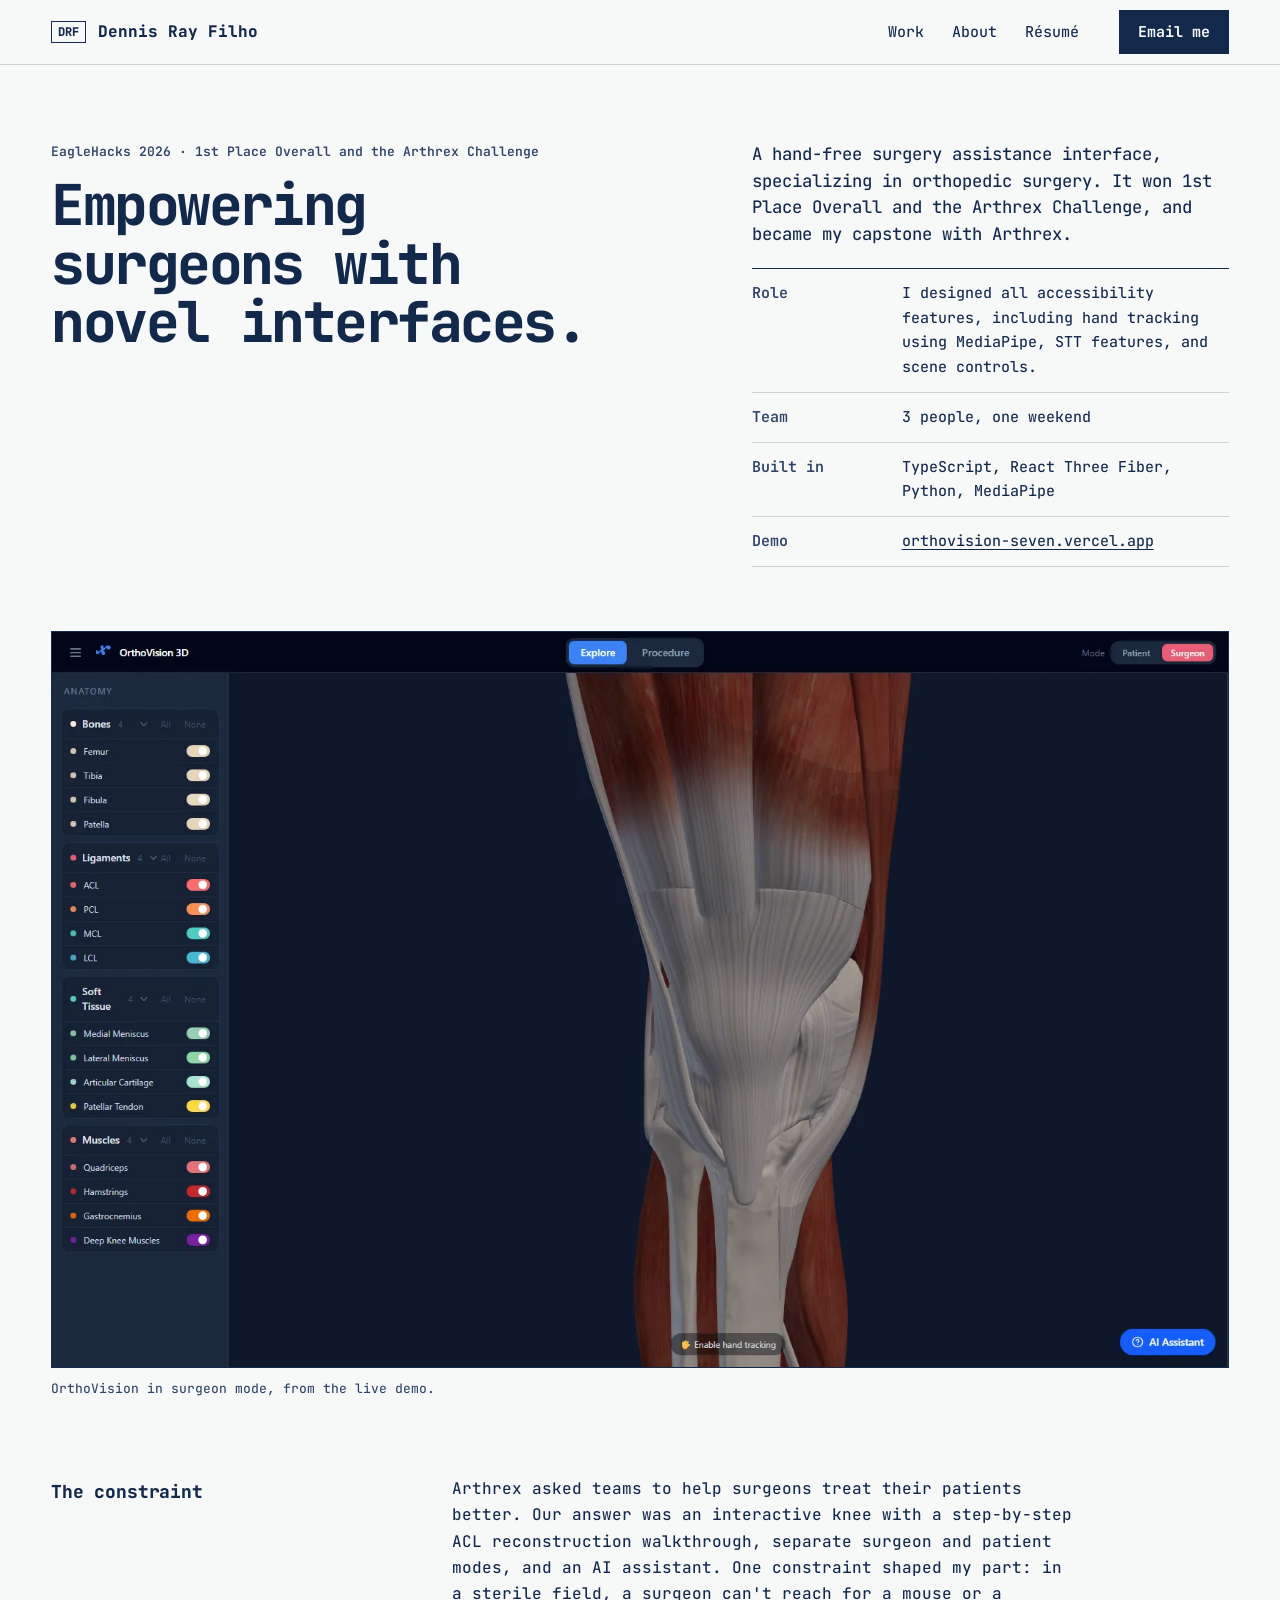
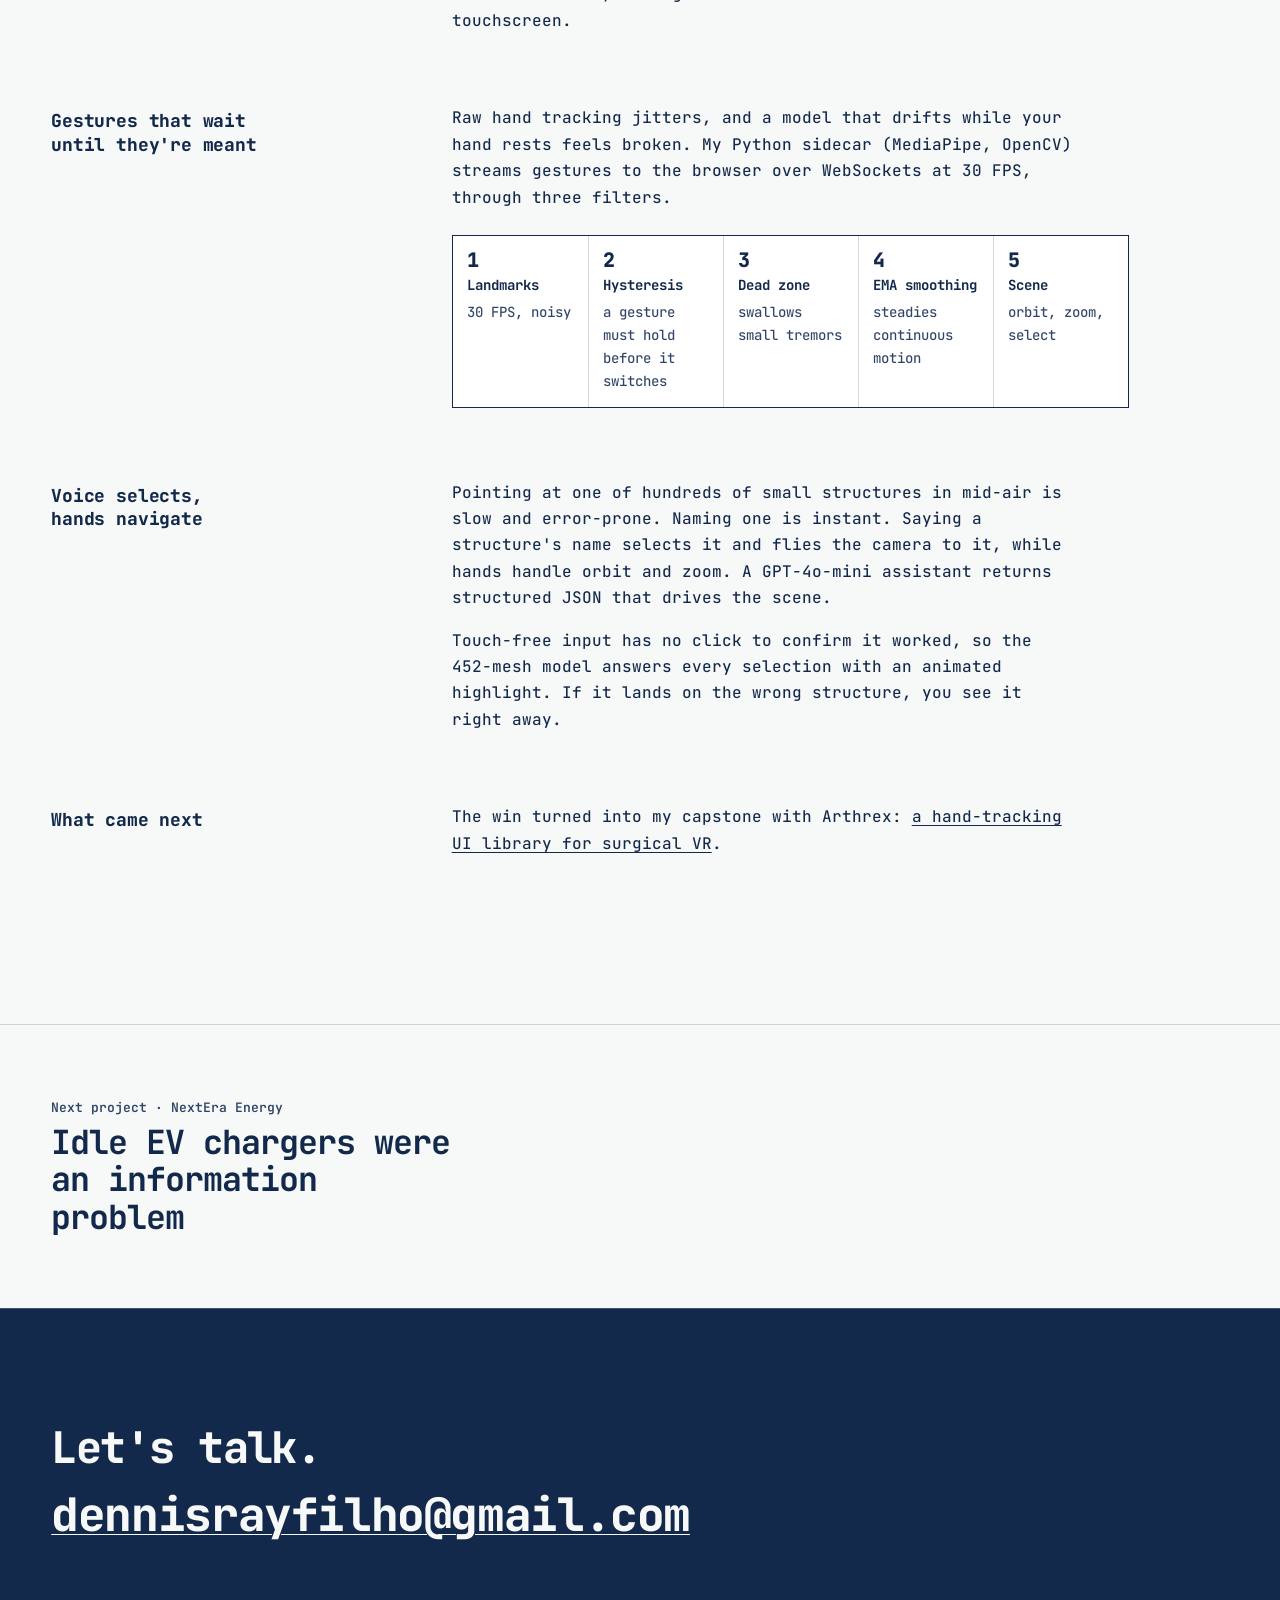
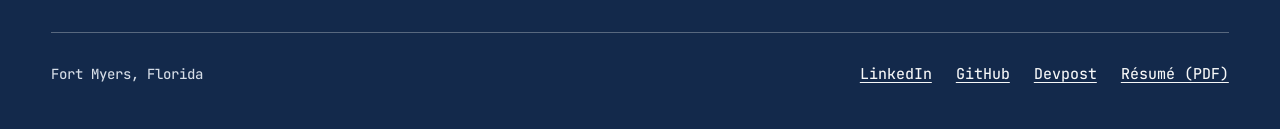
<file: work/orthovision.html>
<!doctype html>
<html lang="en">
<head>
<meta charset="utf-8">
<meta name="viewport" content="width=device-width, initial-scale=1, viewport-fit=cover">
<title>OrthoVision · Dennis Ray Filho</title>
<meta name="description" content="A browser-based 3D knee for surgeons and patients, controlled by hand gestures and voice. 1st Place Overall and the Arthrex Challenge at EagleHacks 2026.">
<meta property="og:title" content="OrthoVision · Dennis Ray Filho">
<meta property="og:description" content="A browser-based 3D knee for surgeons and patients, controlled by hand gestures and voice. 1st Place Overall and the Arthrex Challenge at EagleHacks 2026.">
<meta property="og:image" content="https://dennisr7.github.io/assets/img/og.jpg">
<meta name="theme-color" content="#f7f8f8">
<link rel="icon" href="../assets/img/favicon.svg" type="image/svg+xml">
<link rel="preconnect" href="https://fonts.googleapis.com">
<link rel="preconnect" href="https://fonts.gstatic.com" crossorigin>
<link href="https://fonts.googleapis.com/css2?family=JetBrains+Mono:wght@400..800&display=swap" rel="stylesheet">
<link rel="stylesheet" href="../assets/site.css">
<script>document.documentElement.classList.add('js')</script>
</head>
<body>
<a class="skip" href="#main">Skip to content</a>

<header class="nav">
  <div class="wrap nav__bar">
    <a class="nav__name" href="../index.html"><span class="mark" aria-hidden="true">DRF</span><span>Dennis Ray Filho</span></a>
    <nav aria-label="Main">
      <ul class="nav__links">
        <li><a href="../index.html#work">Work</a></li>
        <li><a href="../about.html">About</a></li>
        <li class="opt"><a href="../assets/Dennis_Ray_Filho_Resume.pdf">Résumé</a></li>
      </ul>
    </nav>
    <a class="btn btn--primary nav__cta" href="mailto:dennisrayfilho@gmail.com">Email me</a>
  </div>
</header>

<main id="main">
  <!-- 02 -->
  <article class="case page-top" id="orthovision" aria-labelledby="c2-h">
    <div class="wrap">
      <header class="case__head grid">
        <div class="span-6">
          <span class="t-label">EagleHacks 2026 · 1st Place Overall and the Arthrex Challenge</span>
          <h1 id="c2-h">Empowering surgeons with novel interfaces.</h1>
        </div>
        <div class="span-5 start-8 stack">
          <p class="lead">A hand-free surgery assistance interface, specializing in orthopedic surgery. It won 1st Place Overall and the Arthrex Challenge, and became my capstone with Arthrex.</p>
          <ul class="rows">
            <li><span>Role</span><span>I designed all accessibility features, including hand tracking using MediaPipe, STT features, and scene controls.</span></li>
            <li><span>Team</span><span>3 people, one weekend</span></li>
            <li><span>Built in</span><span>TypeScript, React Three Fiber, Python, MediaPipe</span></li>
            <li><span>Demo</span><span><a href="https://orthovision-seven.vercel.app">orthovision-seven.vercel.app</a></span></li>
          </ul>
        </div>
      </header>

      <figure class="hero-fig">
        <img src="../assets/img/orthovision.webp" alt="OrthoVision in surgeon mode: a 3D knee with muscles and tendons, beside a panel of toggles for bones, ligaments, soft tissue and muscles" width="1600" height="1000">
        <figcaption>OrthoVision in surgeon mode, from the live demo.</figcaption>
      </figure>

      <div class="body grid">
        <h3 class="span-3">The constraint</h3>
        <div class="span-7 start-5 txt">
          <p>Arthrex asked teams to help surgeons treat their patients better. Our answer was an interactive knee with a step-by-step ACL reconstruction walkthrough, separate surgeon and patient modes, and an AI assistant. One constraint shaped my part: in a sterile field, a surgeon can't reach for a mouse or a touchscreen.</p>
        </div>

        <h3 class="span-3">Gestures that wait until they're meant</h3>
        <div class="span-7 start-5 txt">
          <p>Raw hand tracking jitters, and a model that drifts while your hand rests feels broken. My Python sidecar (MediaPipe, OpenCV) streams gestures to the browser over WebSockets at 30 FPS, through three filters.</p>
          <ol class="pipe" aria-label="Gesture pipeline">
            <li><b>Landmarks</b><span>30 FPS, noisy</span></li>
            <li><b>Hysteresis</b><span>a gesture must hold before it switches</span></li>
            <li><b>Dead zone</b><span>swallows small tremors</span></li>
            <li><b>EMA smoothing</b><span>steadies continuous motion</span></li>
            <li><b>Scene</b><span>orbit, zoom, select</span></li>
          </ol>
        </div>

        <h3 class="span-3">Voice selects, hands navigate</h3>
        <div class="span-7 start-5 txt">
          <p>Pointing at one of hundreds of small structures in mid-air is slow and error-prone. Naming one is instant. Saying a structure's name selects it and flies the camera to it, while hands handle orbit and zoom. A GPT-4o-mini assistant returns structured JSON that drives the scene.</p>
          <p>Touch-free input has no click to confirm it worked, so the 452-mesh model answers every selection with an animated highlight. If it lands on the wrong structure, you see it right away.</p>
        </div>

        <h3 class="span-3">What came next</h3>
        <div class="span-7 start-5 txt">
          <p>The win turned into my capstone with Arthrex: <a href="arthrex.html">a hand-tracking UI library for surgical VR</a>.</p>
        </div>
      </div>
    </div>
  </article>
  <nav class="next" aria-label="Next project">
    <div class="wrap"><a href="nextera.html"><span class="t-label">Next project · NextEra Energy</span><b>Idle EV chargers were an information problem</b></a></div>
  </nav>
</main>

<footer class="foot" id="contact" aria-labelledby="contact-h">
  <div class="wrap">
    <h2 id="contact-h" class="foot__h">Let's talk.</h2>
    <a class="foot__mail" href="mailto:dennisrayfilho@gmail.com">dennisrayfilho@gmail.com</a>
    <div class="foot__row">
      <p>Fort Myers, Florida</p>
      <ul>
        <li><a href="https://www.linkedin.com/in/dennis-ray-filho-09258727b">LinkedIn</a></li>
        <li><a href="https://github.com/dennisr7">GitHub</a></li>
        <li><a href="https://devpost.com/dennisr7">Devpost</a></li>
        <li><a href="../assets/Dennis_Ray_Filho_Resume.pdf">Résumé (PDF)</a></li>
      </ul>
    </div>
  </div>
</footer>
</body>
</html>
</file>
<file: assets/site.css>
/* Dennis Ray Filho, portfolio.
   Look borrowed from the Hook site (v6) on purpose: the earhook is the same design, so the portfolio
   speaks the device's language. Navy ink on drafting paper, JetBrains Mono, square corners,
   ruled strips instead of cards, one navy band as the accent.
   Light only: the turning frames and the photos are rendered on this paper colour. */

:root {
  --paper: #f7f8f8;
  --surface: #ffffff;
  --ink: #13294b;
  --muted: #2f4466;
  --rule: color-mix(in srgb, var(--ink) 18%, transparent);
  --rule-strong: var(--ink);
  --band: #13294b;
  --band-ink: #f7f8f8;
  --band-muted: #d6dde7;
  --font: "JetBrains Mono", ui-monospace, "SFMono-Regular", Menlo, Consolas, monospace;
  --gutter: clamp(16px, 2vw, 24px);
  --pad: clamp(16px, 4vw, 80px);
  --sec: clamp(64px, 9vw, 128px);
  --nav-h: 64px;
}

*, *::before, *::after { box-sizing: border-box; }
html { -webkit-text-size-adjust: 100%; scroll-padding-top: calc(var(--nav-h) + 16px); }
@media (prefers-reduced-motion: no-preference) { html { scroll-behavior: smooth; } }
body { margin: 0; background: var(--paper); color: var(--ink); font-family: var(--font); font-size: 16px; line-height: 1.65; font-weight: 450; }
img, svg, canvas { max-width: 100%; }
h1, h2, h3 { margin: 0; font-weight: 750; color: var(--ink); text-wrap: balance; }
h2 { font-size: clamp(28px, 3.2vw, 46px); line-height: 1.08; letter-spacing: -0.035em; }
h3 { font-size: clamp(17px, 1.4vw, 20px); line-height: 1.3; letter-spacing: -0.01em; }
p { margin: 0; max-width: 62ch; }
a { color: var(--ink); text-decoration: underline; text-underline-offset: 3px; text-decoration-thickness: 1px; }
a:hover { text-decoration-thickness: 2px; }
b { font-weight: 700; }

/* every control shows it can be used, and where the keyboard is */
a[href], button, summary, label[for] { cursor: pointer; }
button[disabled] { cursor: not-allowed; }
:focus-visible { outline: 2px solid var(--ink); outline-offset: 3px; }
.band :focus-visible, .foot :focus-visible { outline-color: var(--band-ink); }

.skip { position: absolute; left: 12px; top: -60px; z-index: 50; background: var(--ink); color: var(--paper); padding: 10px 14px; }
.skip:focus { top: 12px; }

.wrap { width: 100%; max-width: 1360px; margin-inline: auto; padding-inline: var(--pad); }
.grid { display: grid; grid-template-columns: repeat(12, minmax(0, 1fr)); column-gap: var(--gutter); row-gap: 28px; }
.grid > * { grid-column: 1 / -1; min-width: 0; }
@media (min-width: 1024px) {
  /* the span sets the end and the start class the start, so the two combine */
  .grid > [class*="span-"] { grid-column-start: auto; }
  .span-3 { grid-column-end: span 3; } .span-4 { grid-column-end: span 4; } .span-5 { grid-column-end: span 5; }
  .span-6 { grid-column-end: span 6; } .span-7 { grid-column-end: span 7; } .span-8 { grid-column-end: span 8; }
  .grid > .span-12 { grid-column: 1 / -1; }
  .grid > .start-5 { grid-column-start: 5; } .grid > .start-9 { grid-column-start: 9; } .grid > .start-6 { grid-column-start: 6; } .grid > .start-7 { grid-column-start: 7; } .grid > .start-8 { grid-column-start: 8; }
}
.stack { display: grid; gap: 20px; align-content: start; }

/* small lowercase labels, as on the Hook's figures; no wide tracking */
.t-label { display: block; font-size: 13px; font-weight: 600; color: var(--muted); letter-spacing: 0; }
.lead { font-size: clamp(17px, 1.35vw, 19px); line-height: 1.55; }
.meta { font-size: 13px; color: var(--muted); }
.note { padding: 12px 0; border-top: 1px solid var(--rule); border-bottom: 1px solid var(--rule); font-size: 15px; }

/* ---------- buttons: square, navy, 44px tall ---------- */
.btn { display: inline-flex; align-items: center; justify-content: center; min-height: 44px; padding: 10px 22px; border: 1.5px solid var(--ink); font: inherit; font-size: 15px; font-weight: 700; text-decoration: none; line-height: 1.2; transition: background .15s, color .15s; }
.btn--primary { background: var(--ink); color: var(--paper); }
.btn--primary:hover { background: #0b1a33; color: var(--paper); }
.btn--secondary, .btn--small { background: var(--surface); color: var(--ink); border-color: var(--rule); }
.btn--secondary:hover, .btn--small:hover { border-color: var(--ink); }
.btn:active { transform: translateY(1px); }
.btn--small { min-height: 44px; padding: 8px 14px; font-size: 13px; }
.btn-row { display: flex; flex-wrap: wrap; gap: 12px; }

/* ---------- nav ---------- */
.nav { position: fixed; inset: 0 0 auto; z-index: 20; background: color-mix(in srgb, var(--paper) 94%, transparent); border-bottom: 1px solid var(--rule); }
.nav__bar { height: var(--nav-h); display: flex; align-items: center; gap: 28px; }
.nav__name { display: inline-flex; align-items: center; gap: 12px; font-weight: 750; text-decoration: none; min-height: 44px; }
.mark { border: 1.5px solid var(--ink); padding: 1px 6px; font-size: 12px; line-height: 1.5; }
.nav nav { margin-left: auto; }
.nav__links { list-style: none; margin: 0; padding: 0; display: flex; gap: 4px; }
.nav__links a { display: inline-flex; align-items: center; min-height: 44px; padding: 0 12px; text-decoration: none; font-size: 15px; }
.nav__links a:hover, .nav__links a[aria-current] { text-decoration: underline; }
.nav__cta { padding-inline: 18px; }
@media (max-width: 860px) { .nav__links .opt { display: none; } }
@media (max-width: 560px) {
  .nav__bar { gap: 8px; }
  .nav__name span:last-child { display: none; }
  .nav__links a { padding: 0 10px; font-size: 14px; }
  .nav__cta { padding-inline: 12px; font-size: 14px; }
}

/* ---------- sections ---------- */
.section, .case { padding-block: var(--sec); }
.section-head { display: grid; gap: 14px; margin-bottom: clamp(28px, 4vw, 48px); max-width: 62ch; }
.case + .case, .case + .section, .section + .case, .section + .section { border-top: 1px solid var(--rule); }
.band + .section, .section + .band, .case + .band, .band + .case { border-top: 0; }
.case--surface { background: var(--surface); }
.case__head { margin-bottom: clamp(36px, 5vw, 64px); align-items: start; }
.case__head h2 { margin-top: 14px; font-size: clamp(30px, 3.8vw, 54px); letter-spacing: -0.04em; }

/* ---------- the opening: the scroll stage (from the Hook site) ---------- */
.scrub { position: relative; height: 420vh; background: var(--paper); }
.scrub__stage { position: sticky; top: 0; height: 100vh; height: 100svh; overflow: hidden; }
.scrub__grid { height: 100%; display: grid; grid-template-columns: repeat(12, minmax(0, 1fr)); column-gap: var(--gutter); align-items: center; padding-top: var(--nav-h); }
.scrub__copy { grid-column: 1 / span 5; position: relative; height: min(560px, 74svh); }
.scrub__chap { position: absolute; left: 0; right: 0; top: 50%; transform: translateY(calc(-50% + 16px)); opacity: 0; visibility: hidden; transition: opacity .45s ease, transform .45s ease, visibility 0s linear .45s; display: grid; gap: 18px; }
.scrub__chap.is-on { opacity: 1; visibility: visible; transform: translateY(-50%); transition: opacity .45s ease, transform .45s ease, visibility 0s; }
.scrub__chap h1 { font-size: clamp(34px, 4.2vw, 62px); line-height: 1.04; letter-spacing: -0.045em; }
.scrub__chap h2 { font-size: clamp(28px, 3vw, 44px); }
.scrub__chap p { color: var(--muted); max-width: 46ch; }
.scrub__chap .btn-row { margin-top: 10px; }
.scrub__view { grid-column: 6 / span 7; position: relative; aspect-ratio: 1 / 1; width: min(100%, calc(100svh - 112px)); justify-self: center; }
.scrub__view > * { position: absolute; inset: 0; width: 100%; height: 100%; display: block; }
.scrub__view canvas:not(.is-ready) { opacity: 0; }
.scrub__view svg { overflow: visible; pointer-events: none; }
.scrub__meter { position: absolute; left: 0; bottom: 0; display: flex; gap: 6px; }
.scrub__meter i { width: 18px; height: 2px; background: var(--rule); transition: background .3s; }
.scrub__meter i.is-on { background: var(--ink); }
.co { opacity: 0; transition: opacity .35s ease; }
.co.is-on { opacity: 1; }
.co polyline { stroke: var(--ink); stroke-width: 1.6; fill: none; vector-effect: non-scaling-stroke; }
.co circle { fill: var(--paper); stroke: var(--ink); stroke-width: 1.6; vector-effect: non-scaling-stroke; }
.co text { font-family: var(--font); font-size: 22px; fill: var(--ink); }
@media (max-width: 1023px) {
  .scrub { height: 380vh; }
  .scrub__grid { grid-template-columns: minmax(0, 1fr); grid-template-rows: auto minmax(0, 1fr); align-items: stretch; padding-top: calc(var(--nav-h) + 4px); padding-bottom: 16px; }
  .scrub__view { grid-column: 1; grid-row: 1; width: min(100%, 40svh); align-self: center; }
  .scrub__copy { grid-column: 1; grid-row: 2; height: auto; min-height: 0; }
  .scrub__chap { top: 8px; transform: translateY(12px); gap: 12px; }
  .scrub__chap.is-on { transform: none; }
  .scrub__chap h1 { font-size: clamp(27px, 6.6vw, 42px); }
  .scrub__chap h2 { font-size: clamp(23px, 5.4vw, 32px); }
  .scrub__chap p { font-size: 15px; line-height: 1.55; }
  .scrub__meter { display: none; }
  .co text { font-size: 30px; }
}
@media (max-width: 639px) { html.js:not(.calm) .scrub__chap .btn--secondary { display: none; } }   /* the résumé stays one tap away in the nav */
@media (max-width: 380px) { .scrub__chap p { font-size: 14px; } .scrub__chap .btn { padding-inline: 14px; } }
/* without the script, or with reduced motion: one still frame, every chapter in order */
html:not(.js) .scrub, html.calm .scrub { height: auto; }
html:not(.js) .scrub__stage, html.calm .scrub__stage { position: static; height: auto; overflow: visible; }
html:not(.js) .scrub__grid, html.calm .scrub__grid { height: auto; padding-block: calc(var(--nav-h) + 40px) 40px; align-items: start; }
html:not(.js) .scrub__copy, html.calm .scrub__copy { height: auto; display: grid; gap: 40px; }
html:not(.js) .scrub__chap, html.calm .scrub__chap { position: static; opacity: 1; visibility: visible; transform: none; }
html:not(.js) .scrub__meter, html.calm .scrub__meter, html:not(.js) .scrub__chap .dup, html.calm .scrub__chap .dup { display: none; }
@media (max-width: 1023px) { html:not(.js) .scrub__copy, html.calm .scrub__copy { grid-row: 2; } }
@media (min-width: 1024px) { html:not(.js) .scrub__view, html.calm .scrub__view { position: sticky; top: calc(var(--nav-h) + 24px); } }

/* ---------- ruled strips, the Hook's "four" ---------- */
.strip { list-style: none; margin: 0; padding: 0; display: grid; border: 1.5px solid var(--ink); background: var(--surface); }
.strip > li { display: grid; gap: 8px; align-content: start; padding: clamp(18px, 2vw, 28px); border-left: 1.5px solid var(--ink); }
.strip > li:first-child { border-left: 0; }
.strip__n { font-size: clamp(28px, 3vw, 40px); font-weight: 800; line-height: 1; letter-spacing: -0.03em; }
.strip b { font-size: clamp(17px, 1.4vw, 20px); line-height: 1.25; }
.strip span:not(.strip__n) { color: var(--muted); font-size: 15px; }
.strip--4 { grid-template-columns: repeat(4, minmax(0, 1fr)); }
.index > li { padding: 0; }
.index a { display: grid; gap: 10px; align-content: start; height: 100%; padding: clamp(18px, 2vw, 28px); text-decoration: none; transition: background .15s; }
.index a:hover { background: color-mix(in srgb, var(--ink) 5%, var(--surface)); }
.index a:hover b { text-decoration: underline; text-underline-offset: 4px; }
.strip--stack > li { border-left: 0; border-top: 1.5px solid var(--ink); grid-template-columns: 56px minmax(0, 1fr); column-gap: 14px; row-gap: 4px; }
.strip--stack > li:first-child { border-top: 0; }
.conds { align-self: start; }
.strip--stack .strip__n { grid-row: span 2; }
@media (max-width: 1023px) and (min-width: 640px) {
  .strip--4 { grid-template-columns: repeat(2, minmax(0, 1fr)); }
  .strip--4 > li:nth-child(3) { border-left: 0; }
  .strip--4 > li:nth-child(n+3) { border-top: 1.5px solid var(--ink); }
}
@media (max-width: 639px) {
  .strip--4 { grid-template-columns: minmax(0, 1fr); }
  .strip--4 > li { border-left: 0; border-top: 1.5px solid var(--ink); }
  .strip--4 > li:first-child { border-top: 0; }
  .index a { grid-template-columns: 48px minmax(0, 1fr); column-gap: 12px; row-gap: 4px; padding: 16px; }
  .index .strip__n { grid-row: span 2; font-size: 26px; }
}

/* ---------- rows: name left, value right ---------- */
.rows { list-style: none; margin: 0; padding: 0; border-top: 1.5px solid var(--ink); }
.rows > li { display: grid; grid-template-columns: minmax(84px, 28%) minmax(0, 1fr); gap: 16px; padding: 12px 0; border-bottom: 1px solid var(--rule); font-size: 15px; }
.rows > li > span:first-child { color: var(--muted); font-weight: 600; }
.rows a { overflow-wrap: anywhere; }
.rows--long > li { grid-template-columns: minmax(120px, 32%) minmax(0, 1fr); }
@media (max-width: 639px) { .rows--long > li { grid-template-columns: minmax(0, 1fr); gap: 2px; } }

/* ---------- case bodies ---------- */
.body { margin-top: clamp(48px, 6vw, 80px); row-gap: 20px; }
.body > h3 { padding-top: 4px; }
.body > :not(h3) { margin-bottom: clamp(28px, 4vw, 52px); }
@media (min-width: 1024px) { .body > h3 { grid-column: 1 / span 3; } }
.txt { display: grid; gap: 16px; }
.decisions { margin: 0; display: grid; border-top: 1.5px solid var(--ink); }
.decisions > div { display: grid; grid-template-columns: minmax(0, 15ch) minmax(0, 1fr); gap: 20px; padding: 16px 0; border-bottom: 1px solid var(--rule); }
.decisions dt { font-weight: 700; }
.decisions dd { margin: 0; color: var(--muted); }
@media (max-width: 639px) { .decisions > div { grid-template-columns: minmax(0, 1fr); gap: 4px; } }

/* photographs, two side by side; the prototype gets the larger share */
.photos { display: grid; grid-template-columns: 7fr 4fr; gap: var(--gutter); align-items: end; }
@media (max-width: 767px) { .photos { grid-template-columns: minmax(0, 1fr); } }
.photo { margin: 0; }
.photo img { display: block; width: 100%; height: auto; background: var(--surface); }
.photo figcaption, .shots figcaption { margin-top: 10px; font-size: 13px; color: var(--muted); }
.photo--drawing img { background: transparent; mix-blend-mode: multiply; max-width: 420px; }

/* the timing chart */
.chart { margin: 0; border: 1.5px solid var(--ink); background: var(--surface); }
.chart svg { display: block; width: 100%; height: auto; padding: 12px 8px 0; }
.chart .ax { font-family: var(--font); font-size: 12px; fill: var(--muted); }
.chart .c-acc, .chart .c-jerk { fill: none; stroke: var(--ink); stroke-width: 2; }
.chart .c-acc { stroke-dasharray: 5 4; }
.chart .base { stroke: var(--rule); }
.chart .burst rect { fill: var(--ink); }
.chart .burst text { font-family: var(--font); font-size: 12px; fill: var(--muted); }
.chart .playhead { stroke: var(--ink); stroke-width: 1; opacity: 0; }
.chart.is-playing .burst { opacity: .18; }
.chart.is-playing .burst.is-hit { opacity: 1; transition: opacity .15s; }
.chart.is-playing .playhead { opacity: .5; }
.chart figcaption { display: flex; flex-wrap: wrap; align-items: center; justify-content: space-between; gap: 10px 16px; padding: 10px 14px; border-top: 1px solid var(--rule); font-size: 13px; color: var(--muted); }
html:not(.js) [data-replay], html.calm [data-replay] { display: none; }

/* the gesture pipeline: five steps on one ruled line */
.pipe { list-style: none; margin: 8px 0 0; padding: 0; display: grid; grid-template-columns: repeat(5, minmax(0, 1fr)); border: 1.5px solid var(--ink); background: var(--surface); counter-reset: s; }
.pipe li { padding: 14px; border-left: 1px solid var(--rule); display: grid; gap: 4px; align-content: start; font-size: 14px; }
.pipe li:first-child { border-left: 0; }
.pipe li::before { counter-increment: s; content: counter(s); font-weight: 800; font-size: 20px; line-height: 1; }
.pipe span { color: var(--muted); }
@media (max-width: 1180px) {
  .pipe { grid-template-columns: minmax(0, 1fr); }
  .pipe li { border-left: 0; border-top: 1px solid var(--rule); grid-template-columns: 28px minmax(0, 12ch) minmax(0, 1fr); column-gap: 12px; align-items: baseline; }
  .pipe li:first-child { border-top: 0; }
}
@media (max-width: 480px) { .pipe li { grid-template-columns: 28px minmax(0, 1fr); } .pipe li span { grid-column: 2; } }

/* the EV reframe: two large ruled halves */
.reframe { display: grid; grid-template-columns: repeat(2, minmax(0, 1fr)); border: 1.5px solid var(--ink); }
.reframe > div { display: grid; gap: 12px; align-content: start; padding: clamp(20px, 3vw, 40px); }
.reframe > div + div { border-left: 1.5px solid var(--ink); background: var(--ink); color: var(--band-ink); }
.reframe > div + div .t-label, .reframe > div + div span:not(.t-label) { color: var(--band-muted); }
.reframe b { font-size: clamp(22px, 2.4vw, 34px); line-height: 1.15; letter-spacing: -0.03em; }
.reframe span:not(.t-label) { color: var(--muted); }
@media (max-width: 639px) { .reframe { grid-template-columns: minmax(0, 1fr); } .reframe > div + div { border-left: 0; border-top: 1.5px solid var(--ink); } }

/* accessibility: two projects side by side */
.pair { display: grid; grid-template-columns: repeat(2, minmax(0, 1fr)); gap: clamp(28px, 5vw, 80px); border-top: 1.5px solid var(--ink); padding-top: 28px; }
@media (max-width: 767px) { .pair { grid-template-columns: minmax(0, 1fr); } }
.pair h3 { font-size: clamp(22px, 2vw, 28px); letter-spacing: -0.03em; }

/* more projects: a table; on a phone each row becomes a block */
.table-wrap { border: 1.5px solid var(--ink); background: var(--surface); }
.projects { width: 100%; border-collapse: collapse; font-size: 15px; }
.projects th, .projects td { text-align: left; vertical-align: top; padding: 14px 16px; border-bottom: 1px solid var(--rule); }
.projects tbody tr:last-child > * { border-bottom: 0; }
.projects thead th { font-size: 13px; color: var(--muted); font-weight: 600; border-bottom: 1.5px solid var(--ink); }
.projects tbody th { font-weight: 750; width: 22%; }
.projects tbody th small { display: block; font-weight: 450; font-size: 13px; color: var(--muted); }
.projects td:nth-child(2) { font-weight: 700; width: 20%; }
.projects td:last-child { color: var(--muted); width: 18%; }
@media (max-width: 767px) {
  .projects thead { position: absolute; width: 1px; height: 1px; overflow: hidden; clip: rect(0 0 0 0); }
  .projects tr { display: grid; gap: 6px; padding: 16px; border-bottom: 1px solid var(--rule); }
  .projects tbody tr:last-child { border-bottom: 0; }
  .projects th, .projects td { display: block; padding: 0; border: 0; width: auto !important; }
}

/* ---------- the navy band ---------- */
.band { background: var(--band); color: var(--band-ink); }
.band h2, .band h3, .band b, .band .strip__n { color: var(--band-ink); }
.band p, .band .t-label { color: var(--band-muted); }
.band a { color: var(--band-ink); }
.stats { margin: 0; display: grid; grid-template-columns: repeat(2, minmax(0, 1fr)); border-top: 1.5px solid var(--band-ink); }
.stats > div { padding: 18px 0 20px; border-bottom: 1px solid color-mix(in srgb, var(--band-ink) 25%, transparent); display: grid; gap: 6px; }
.stats > div:nth-child(odd) { padding-right: 16px; }
.stats > div:nth-child(even) { padding-left: 16px; border-left: 1px solid color-mix(in srgb, var(--band-ink) 25%, transparent); }
.stats dt { font-size: 13px; color: var(--band-muted); order: 2; }
.stats dd { margin: 0; font-size: clamp(30px, 3.6vw, 52px); font-weight: 800; line-height: 1; letter-spacing: -0.04em; }
.shots { display: grid; grid-template-columns: 5fr 3fr 4fr; gap: var(--gutter); align-items: end; margin-top: clamp(24px, 4vw, 48px); }
.shots figure { margin: 0; }
.shots img { display: block; width: 100%; height: auto; background: var(--surface); }
.band .shots figcaption { color: var(--band-muted); }
@media (max-width: 767px) { .shots { grid-template-columns: minmax(0, 1fr) minmax(0, 1fr); } .shots figure:first-child { grid-column: 1 / -1; } }
.pubs { list-style: none; margin: 0; padding: 0; border-top: 1.5px solid var(--band-ink); }
.pubs li { display: grid; gap: 6px; padding: 18px 0; border-bottom: 1px solid color-mix(in srgb, var(--band-ink) 25%, transparent); }
.pubs a, .pubs b { font-size: clamp(17px, 1.5vw, 21px); font-weight: 750; line-height: 1.3; }
.pubs span:not(.t-label) { color: var(--band-muted); font-size: 15px; }

/* ---------- footer ---------- */
.foot { background: var(--band); color: var(--band-ink); padding-block: clamp(64px, 9vw, 120px) 32px; border-top: 1px solid color-mix(in srgb, var(--band-ink) 20%, transparent); }
.foot a { color: var(--band-ink); }
.foot__h { color: var(--band-ink); font-size: clamp(30px, 3.4vw, 48px); }
.foot__mail { display: inline-block; margin-top: 16px; font-size: clamp(20px, 3.6vw, 48px); font-weight: 750; letter-spacing: -0.03em; line-height: 1.2; overflow-wrap: anywhere; }
.foot__row { margin-top: clamp(48px, 7vw, 96px); padding-top: 20px; border-top: 1px solid color-mix(in srgb, var(--band-ink) 30%, transparent); display: flex; flex-wrap: wrap; justify-content: space-between; align-items: center; gap: 12px 32px; }
.foot__row p { color: var(--band-muted); font-size: 14px; }
.foot__row ul { list-style: none; margin: 0; padding: 0; display: flex; flex-wrap: wrap; gap: 0 24px; }
.foot__row ul a { display: inline-flex; align-items: center; min-height: 44px; font-size: 15px; }

/* ---------- home: the introduction ---------- */
.intro { padding-block: calc(var(--nav-h) + clamp(40px, 7vw, 104px)) 0; }
.intro__grid { align-items: end; }
.intro h1 { font-size: clamp(34px, 4.6vw, 66px); line-height: 1.04; letter-spacing: -0.045em; }
.intro__text .lead { color: var(--muted); }
.intro__text .btn-row { margin-top: 8px; }
.portrait { margin: 0; }
.portrait img { display: block; width: 100%; height: auto; aspect-ratio: 4 / 5; object-fit: cover; border: 1.5px solid var(--ink); background: var(--surface); }
@media (max-width: 1023px) {
  .portrait { grid-row: 1; max-width: 220px; }
}
/* highlights: a ruled sheet; the 1.5px gaps are the rules, so any column count stays closed */
.facts { list-style: none; margin: clamp(40px, 6vw, 80px) 0 0; padding: 0; display: grid; grid-template-columns: repeat(3, minmax(0, 1fr)); gap: 1.5px; background: var(--ink); border: 1.5px solid var(--ink); }
.facts > li { background: var(--surface); padding: clamp(16px, 2vw, 26px); display: grid; gap: 6px; align-content: start; }
.facts b { font-size: clamp(17px, 1.4vw, 20px); line-height: 1.25; }
.facts span:not(.t-label) { color: var(--muted); font-size: 15px; }
@media (max-width: 1023px) { .facts { grid-template-columns: repeat(2, minmax(0, 1fr)); } }
@media (max-width: 639px) { .facts { grid-template-columns: minmax(0, 1fr); } }

/* ---------- home: project cards, each opens its own page ---------- */
.cards { display: grid; grid-template-columns: repeat(2, minmax(0, 1fr)); gap: var(--gutter); }
.card { display: grid; grid-template-rows: auto 1fr; border: 1.5px solid var(--ink); background: var(--surface); color: var(--ink); text-decoration: none; transition: background .15s; }
.card:hover { background: color-mix(in srgb, var(--ink) 4%, var(--surface)); }
.card:hover h3 { text-decoration: underline; text-underline-offset: 4px; text-decoration-thickness: 2px; }
.card__media { aspect-ratio: 16 / 10; overflow: hidden; border-bottom: 1.5px solid var(--ink); background: var(--paper); }
.card__media img { display: block; width: 100%; height: 100%; object-fit: cover; }
.card__media--paper { background: #fff; }
.card__media--paper img { object-position: 50% 58%; }
.card__media--or img { object-position: 58% 50%; }
.card__body { display: grid; gap: 10px; align-content: start; padding: clamp(18px, 2.2vw, 30px); }
.card__body h3 { font-size: clamp(21px, 2vw, 28px); line-height: 1.15; letter-spacing: -0.03em; }
.card__body p { color: var(--muted); }
.card__meta { margin-top: 6px; font-size: 13px; color: var(--muted); }
.card--lead { grid-column: 1 / -1; grid-template-columns: minmax(0, 7fr) minmax(0, 5fr); grid-template-rows: none; }
.card--lead .card__media { aspect-ratio: auto; min-height: 100%; height: clamp(320px, 36vw, 520px); border-bottom: 0; border-right: 1.5px solid var(--ink); }
.card--lead .card__body { align-content: center; }
.card--lead h3 { font-size: clamp(24px, 2.6vw, 38px); }
@media (max-width: 767px) {
  .cards { grid-template-columns: minmax(0, 1fr); }
  .card--lead { grid-template-columns: minmax(0, 1fr); grid-template-rows: auto 1fr; }
  .card--lead .card__media { height: auto; min-height: 0; aspect-ratio: 16 / 10; border-right: 0; border-bottom: 1.5px solid var(--ink); }
}
.after-cards { margin-top: 28px; color: var(--muted); }
.credits { margin-top: 10px; font-size: 13px; color: var(--muted); max-width: 90ch; }

/* ---------- project and about pages ---------- */
.page-top { padding-top: calc(var(--nav-h) + clamp(40px, 6vw, 88px)); }
.case__head h1 { margin-top: 14px; font-size: clamp(32px, 4.4vw, 62px); line-height: 1.04; letter-spacing: -0.045em; }

.hero-fig { margin: 0 0 clamp(8px, 2vw, 16px); }
.hero-fig img { display: block; width: 100%; height: auto; border: 1.5px solid var(--ink); }
.hero-fig figcaption { margin-top: 10px; font-size: 13px; color: var(--muted); }
.loop { list-style: none; margin: 8px 0 0; padding: 0; display: grid; grid-template-columns: repeat(4, minmax(0, 1fr)); border: 1.5px solid var(--ink); background: var(--surface); counter-reset: s; }
.loop li { padding: 14px; border-left: 1px solid var(--rule); display: grid; gap: 4px; align-content: start; font-size: 14px; }
.loop li:first-child { border-left: 0; }
.loop li::before { counter-increment: s; content: counter(s); font-weight: 800; font-size: 20px; line-height: 1; }
.loop span { color: var(--muted); }
@media (max-width: 767px) { .loop { grid-template-columns: minmax(0, 1fr); } .loop li { border-left: 0; border-top: 1px solid var(--rule); } .loop li:first-child { border-top: 0; } }
.next { border-top: 1px solid var(--rule); padding-block: clamp(40px, 6vw, 72px); }
.next a { display: grid; gap: 6px; text-decoration: none; max-width: 40ch; }
.next b { font-size: clamp(22px, 2.6vw, 36px); line-height: 1.12; letter-spacing: -0.03em; }
.next a:hover b { text-decoration: underline; text-underline-offset: 5px; text-decoration-thickness: 2px; }
.about-photo { margin: 0; max-width: 420px; }
@media (max-width: 639px) { .about-photo { max-width: 240px; } }
.about-photo img { display: block; width: 100%; height: auto; border: 1.5px solid var(--ink); }

@media (max-width: 639px) {
  body { font-size: 15px; }
  .section, .case { padding-block: 56px; }
  .grid { row-gap: 20px; }
}
@media (prefers-reduced-motion: reduce) {
  .scrub__chap, .co, .btn, .index a, .card { transition: none; }
}
</file>
